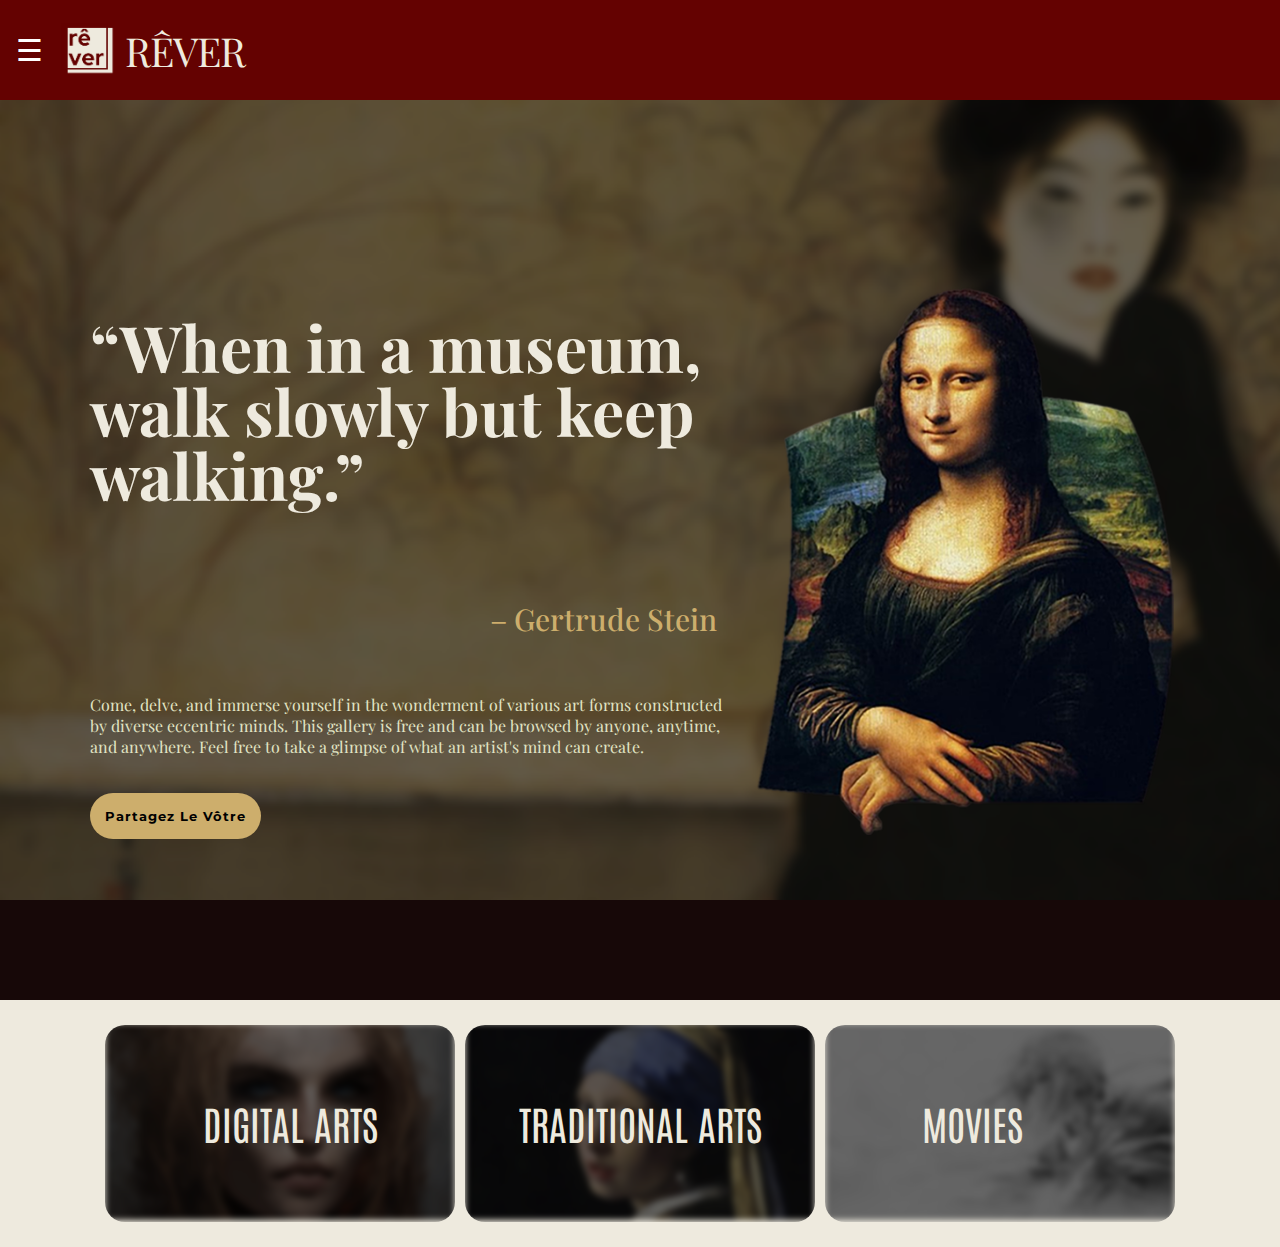
<file: index.html>
<!DOCTYPE html>
<html>
  <head>
    <meta charset="utf-8" />
    <meta http-equiv="X-UA-Compatible" content="IE=edge" />
    <meta name="viewport" content="width=device-width, initial-scale=1" />
    <title>Home</title>
    <link
      rel="icon"
      href="./assets/rever-logo.ico
"
    />

    <link rel="stylesheet" type="text/css" media="screen" href="main.css" />
    <link rel="preconnect" href="https://fonts.googleapis.com" />
    <link rel="preconnect" href="https://fonts.gstatic.com" crossorigin />
    <link
      href="https://fonts.googleapis.com/css2?family=Antonio:wght@700&family=Montserrat:wght@400;700;900&family=Playfair+Display:wght@400;700&family=Raleway&display=swap"
      rel="stylesheet"
    />
    <script src="main.js"></script>
  </head>
  <body>
    <div id="mySidenav" class="sidenav">
      <a href="javascript:void(0)" class="closebtn" onclick="closeNav ()"
        ><br />
        &times;</a
      >
      <a href="./index.html">Home</a>
      <br />
      <a href="./about-us.html">About Us</a> <br />
      <a href="./digiarts.html">Digital Arts</a> <br />
      <a href="./traditional-arts.html">Traditional Arts</a> <br />
      <a href="./Films.html">Films</a> <br />
    </div>
    <div class="top-bar">
      <div id="main"></div>
      <span style="font-size: 30px; cursor: pointer" onclick="openNav()">
        &#9776;</span
      >
      <div class="header">
        <div class="title-inner">
          <a href="./index.html"
            ><img
              src="./assets/weblogo.png"
              width="56px"
              height="56px"
              style="flex: 0"
          /></a>
        </div>
        <div class="header-title"><a href="./index.html">RÊVER</a></div>
      </div>
    </div>

    <div class="parent" id="parent">
      <div class="main">
        <div class="content">
          <div class="textbox">
            <h2>“When in a museum, walk slowly but keep walking.”</h2>
            <br />
            <h2 id="ger">– Gertrude Stein</h2>
            <br />
            <div
              style="
                width: 650px;
                justify-content: center;
                text-justify: inter-word;
              "
            >
              <p
                style="font-family: 'Playfair Display', serif; font-weight: 400"
              >
                Come, delve, and immerse yourself in the wonderment of various
                art forms constructed by diverse eccentric minds. This gallery
                is free and can be browsed by anyone, anytime, and anywhere.
                Feel free to take a glimpse of what an artist's mind can create.
              </p>
            </div>

            <button id="btn">
              <a href="./upload.html">Partagez Le Vôtre</a>
            </button>
          </div>
          <div id="imgBox" class="imgBox">
            <img
              id="mona"
              src="./assets/lisa-removebg-preview.png"
              alt="mona lisa"
            />
          </div>
        </div>
      </div>
    </div>

    <div class="bg">
      <div id="bg" class="img-blocks">
        <div class="cards">
          <div class="cards--colorize">
            <img src="./assets/digital-art.jpg" width="350" height="196.88" />
            <div class="child">
              <span id="1"><a href="./digiarts.html">DIGITAL ARTS</a></span>
            </div>
          </div>
        </div>
        <div class="cards">
          <div class="cards--colorize">
            <img src="./assets/art-1.jpg" width="350" height="196.88" />
            <div class="child-1">
              <span id="2"
                ><a href="traditional-arts.html">TRADITIONAL ARTS</a></span
              >
            </div>
          </div>
        </div>
        <div class="cards">
          <div class="cards--colorize">
            <img src="./assets/movies.jpg" width="350" height="196.88" />
            <div class="child-2">
              <span id="3"><a href="./Films.html">MOVIES</a></span>
            </div>
          </div>
        </div>
      </div>
    </div>
  </body>
</html>
</file>
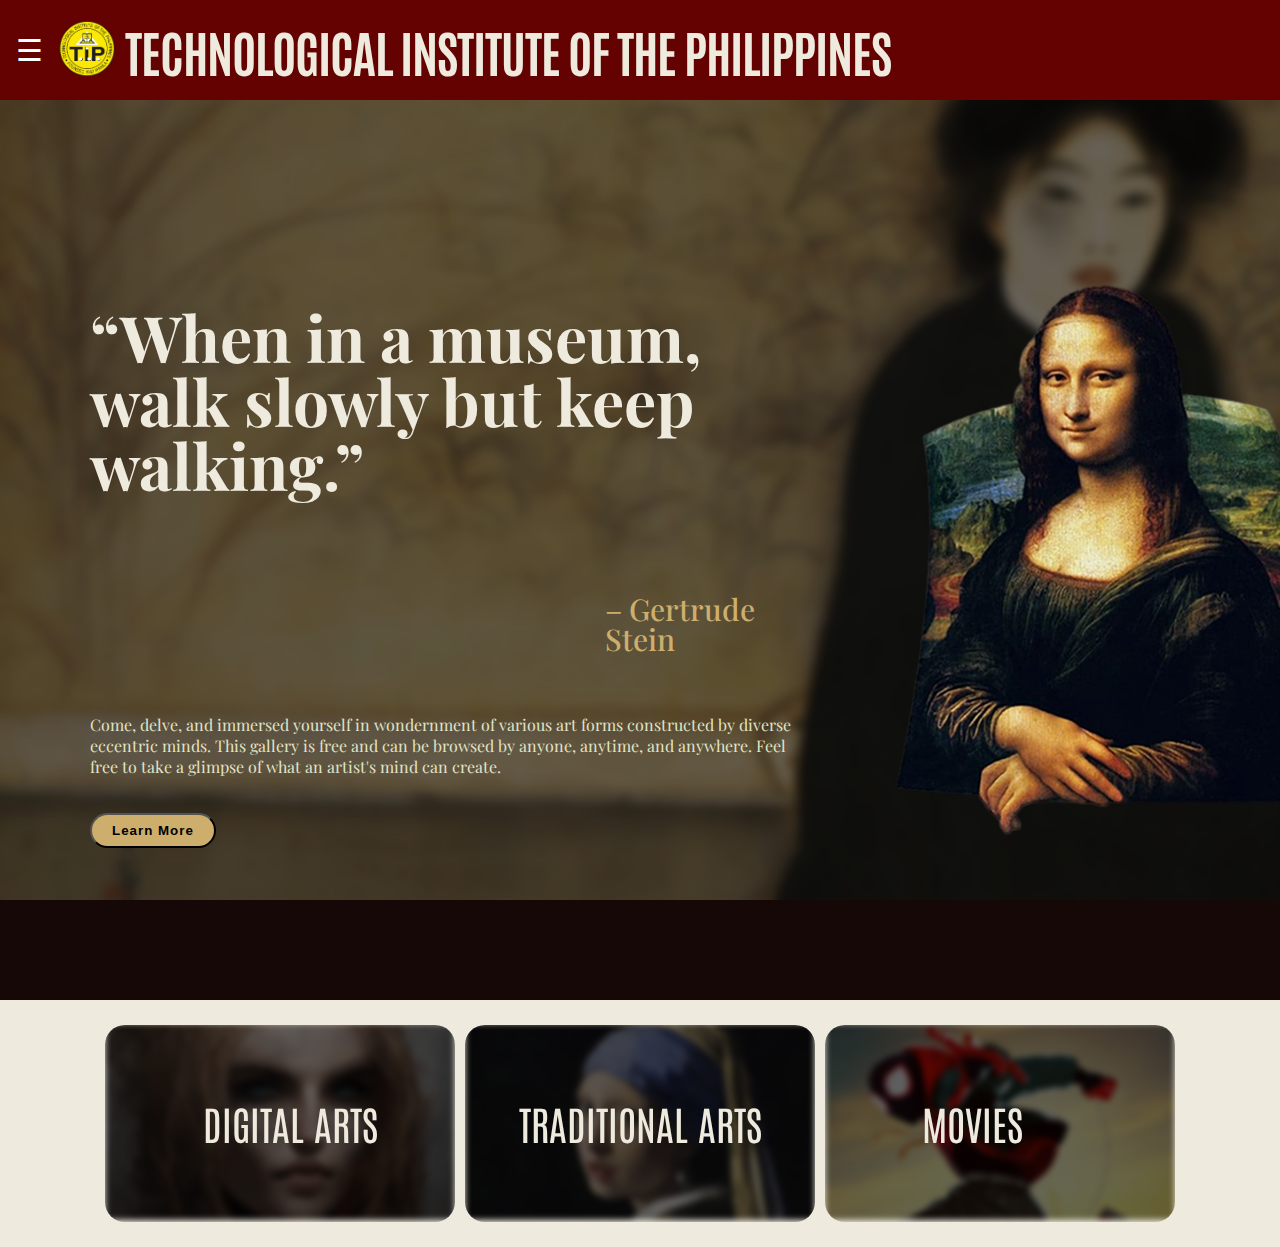
<file: Digital Art Page/Quiz-4.1-Group-Static-Website-master/index.html>
<!DOCTYPE html>
<html>
  <head>
    <meta charset="utf-8" />
    <meta http-equiv="X-UA-Compatible" content="IE=edge" />
    <meta name="viewport" content="width=device-width, initial-scale=1" />
    <title>Home</title>
    <link
      rel="icon"
      href="./assets/logo-1.ico
"
    />

    <link rel="stylesheet" type="text/css" media="screen" href="main.css" />
    <link rel="preconnect" href="https://fonts.googleapis.com" />
    <link rel="preconnect" href="https://fonts.gstatic.com" crossorigin />
    <link
      href="https://fonts.googleapis.com/css2?family=Antonio:wght@700&family=Montserrat:wght@700;900&family=Playfair+Display:wght@400;700&family=Raleway&display=swap"
      rel="stylesheet"
    />
    <script src="main.js"></script>
  </head>
  <body id="homepage">
    <div id="mySidenav" class="sidenav">
      <a href="javascript:void(0)" class="closebtn" onclick="closeNav ()"
        ><br />
        &times;</a
      >
      <a href="#">Home</a>
      <br />
      <a href="digiarts.html">Digital Arts</a> <br />
      <a href="#">Traditional Arts</a> <br />
      <a href="#">Films</a> <br />
    </div>
    <div class="top-bar">
      <div id="main"></div>
      <span style="font-size: 30px; cursor: pointer" onclick="openNav()">
        &#9776;</span
      >
      <div class="header">
        <div class="title-inner">
          <img
            src="./assets/logo.png"
            width="56px"
            height="56px"
            style="flex: 0"
          />
        </div>
        <h1
          style="
            margin-left: 10px;
            font-size: 50px;
            font-family: 'Antonio', sans-serif;
            font-weight: 700;
            color: #eeeade;
          "
        >
          TECHNOLOGICAL INSTITUTE OF THE PHILIPPINES
        </h1>
      </div>
    </div>

    <div class="parent" id="parent">
      <div class="main">
        <div class="content">
          <div class="textbox">
            <h2>“When in a museum, walk slowly but keep walking.”</h2>
            <br />
            <h2 id="ger">– Gertrude Stein</h2>
            <br />
            <div
              style="
                width: 725px;
                justify-content: center;
                text-justify: inter-word;
              "
            >
              <p
                style="font-family: 'Playfair Display', serif; font-weight: 400"
              >
                Come, delve, and immersed yourself in wondernment of various art
                forms constructed by diverse eccentric minds. This gallery is
                free and can be browsed by anyone, anytime, and anywhere. Feel
                free to take a glimpse of what an artist's mind can create.
              </p>
            </div>

            <button id="btn">Learn More</button>
          </div>
          <div id="imgBox" class="imgBox">
            <img src="./assets/lisa-removebg-preview.png" alt="mona lisa" />
          </div>
        </div>
      </div>
    </div>

    <div class="bg">
      <div id="bg" class="img-blocks">
        <div class="cards">
          <div class="cards--colorize">
            <img src="./assets/digital-art.jpg" width="350" height="196.88" />
            <div class="child">
              <span id="1">DIGITAL ARTS</span>
            </div>
          </div>
        </div>
        <div class="cards">
          <div class="cards--colorize">
            <img src="./assets/art-1.jpg" width="350" height="196.88" />
            <div class="child-1">
              <span id="2">TRADITIONAL ARTS</span>
            </div>
          </div>
        </div>
        <div class="cards">
          <div class="cards--colorize">
            <img src="./assets/movies.jpg" width="350" height="196.88" />
            <div class="child-2">
              <span id="3">MOVIES</span>
            </div>
          </div>
        </div>
      </div>
    </div>
  </body>
</html>
</file>
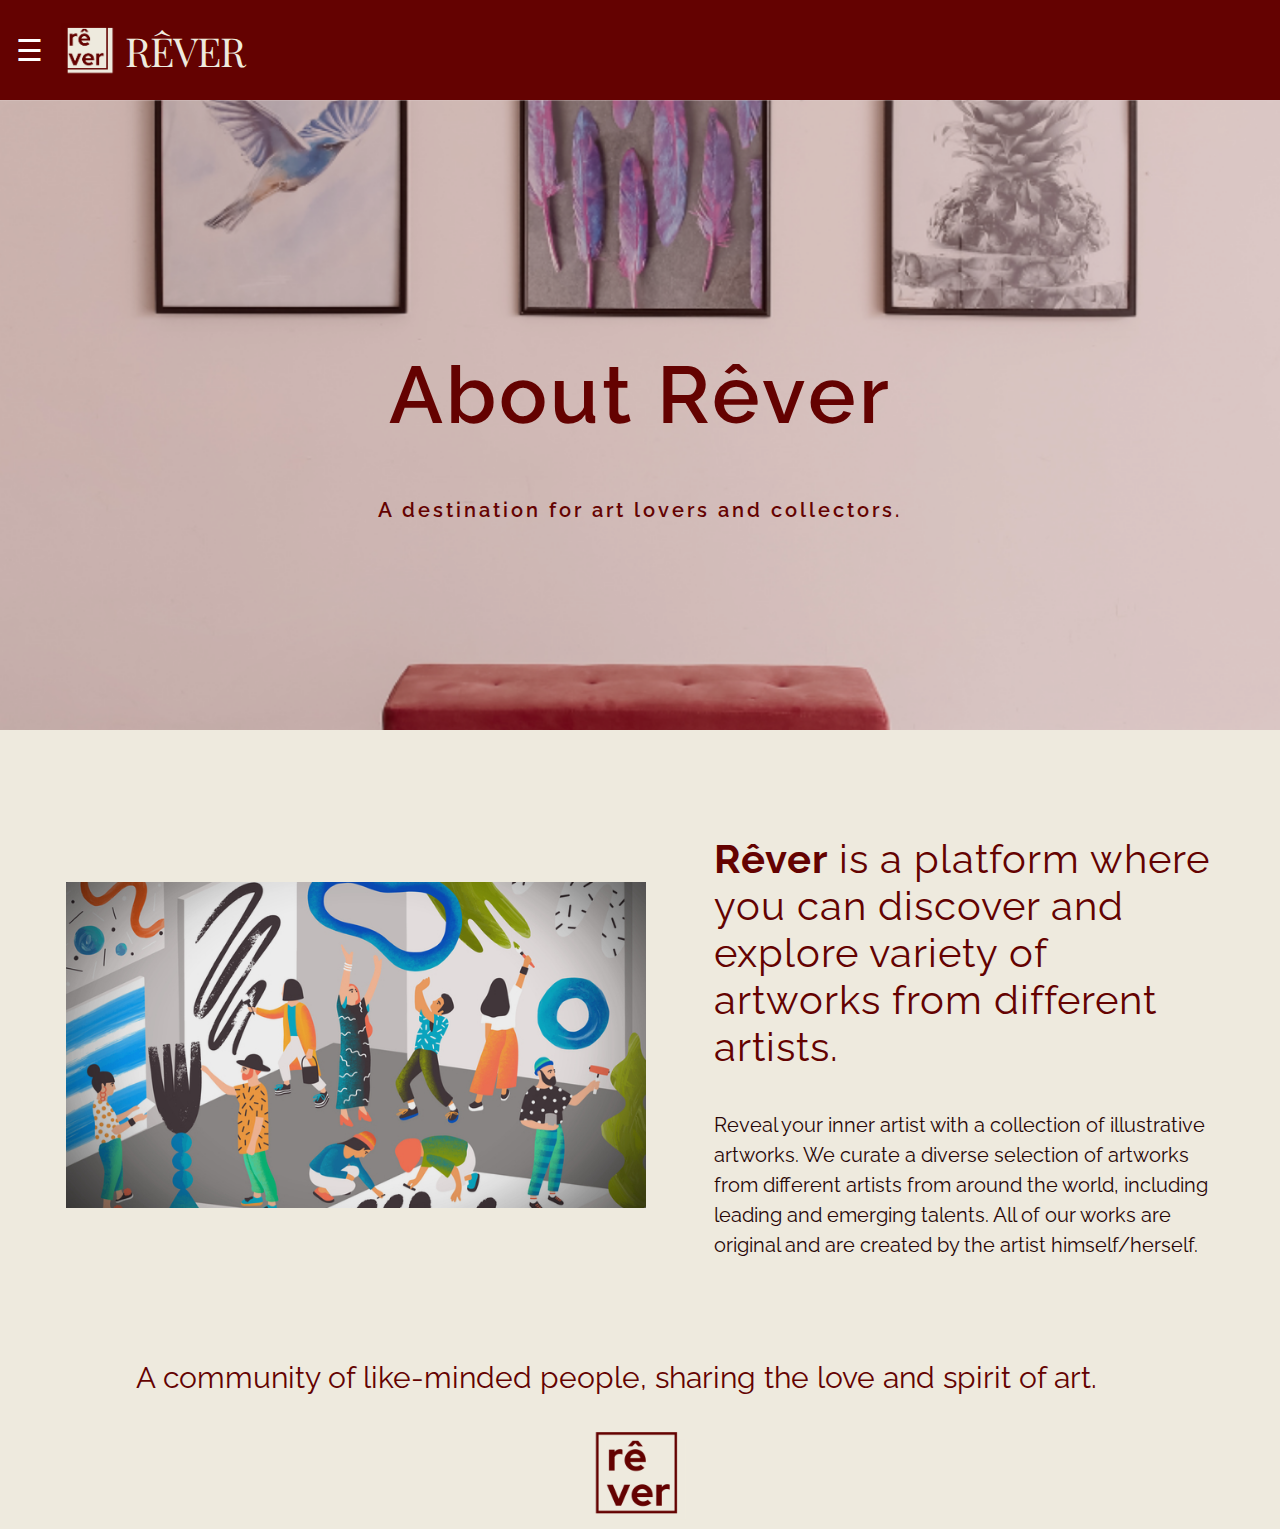
<file: about-us.html>
<!DOCTYPE html>
<html>
  <head>
    <meta charset="utf-8" />
    <meta http-equiv="X-UA-Compatible" content="IE=edge" />
    <title>About Us</title>
    <link
      rel="icon"
      href="./assets/rever-logo.ico
"
    />
    <meta name="viewport" content="width=device-width, initial-scale=1" />
    <link rel="stylesheet" type="text/css" media="screen" href="about-us.css" />
    <link rel="preconnect" href="https://fonts.googleapis.com" />
    <link rel="preconnect" href="https://fonts.gstatic.com" crossorigin />
    <link
      href="https://fonts.googleapis.com/css2?family=Antonio:wght@700&family=Montserrat:wght@700;900&family=Playfair+Display:wght@400;700&family=Raleway&display=swap"
      rel="stylesheet"
    />
    <script src="main.js"></script>
  </head>
  <body>
    <div id="mySidenav" class="sidenav">
      <a href="javascript:void(0)" class="closebtn" onclick="closeNav ()"
        ><br />
        &times;</a
      >
      <a href="./index.html">Home</a>
      <br />
      <a href="./about-us.html">About Us</a> <br />
      <a href="./digiarts.html">Digital Arts</a> <br />
      <a href="./traditional-arts.html">Traditional Arts</a> <br />
      <a href="./Films.html">Films</a> <br />
    </div>
    <div class="top-bar">
      <div id="main"></div>
      <span style="font-size: 30px; cursor: pointer" onclick="openNav()">
        &#9776;</span
      >
      <div class="header">
        <div class="title-inner">
          <a href="./index.html"><img
            src="./assets/weblogo.png"
            width="56px"
            height="56px"
            style="flex: 0"
          /></a>
        </div>
        <div class="header-title"><a href="./index.html">RÊVER</a></div>
      </div>
    </div>
    <div class="banner1">
      <div class="container1">
        <div class="banner1-content1">
          <h1>
            <br />About Rêver <br />
            <span> A destination for art lovers and collectors.</span>
          </h1>
        </div>
      </div>
    </div>

    <section class="about">
      <div class="main1">
        <img src="assets/side.jpg" />
        <div class="description">
          <h3>
            <b>Rêver</b> is a platform where you can discover and explore
            variety of artworks from different artists.
          </h3>
          <p>
            Reveal your inner artist with a collection of illustrative artworks.
            We curate a diverse selection of artworks from different artists
            from around the world, including leading and emerging talents. All
            of our works are original and are created by the artist
            himself/herself.
          </p>
        </div>
      </div>
    </section>

    <div class="middle">
      <p>
        A community of like-minded people, sharing the love and spirit of art.
        <br />
      </p>
    </div>
    <div class="pic">
      <a href="./index.html"
        ><img src="assets/weblogo.png" width="100" height="100"
      /></a>
    </div>
  </body>
</html>
</file>
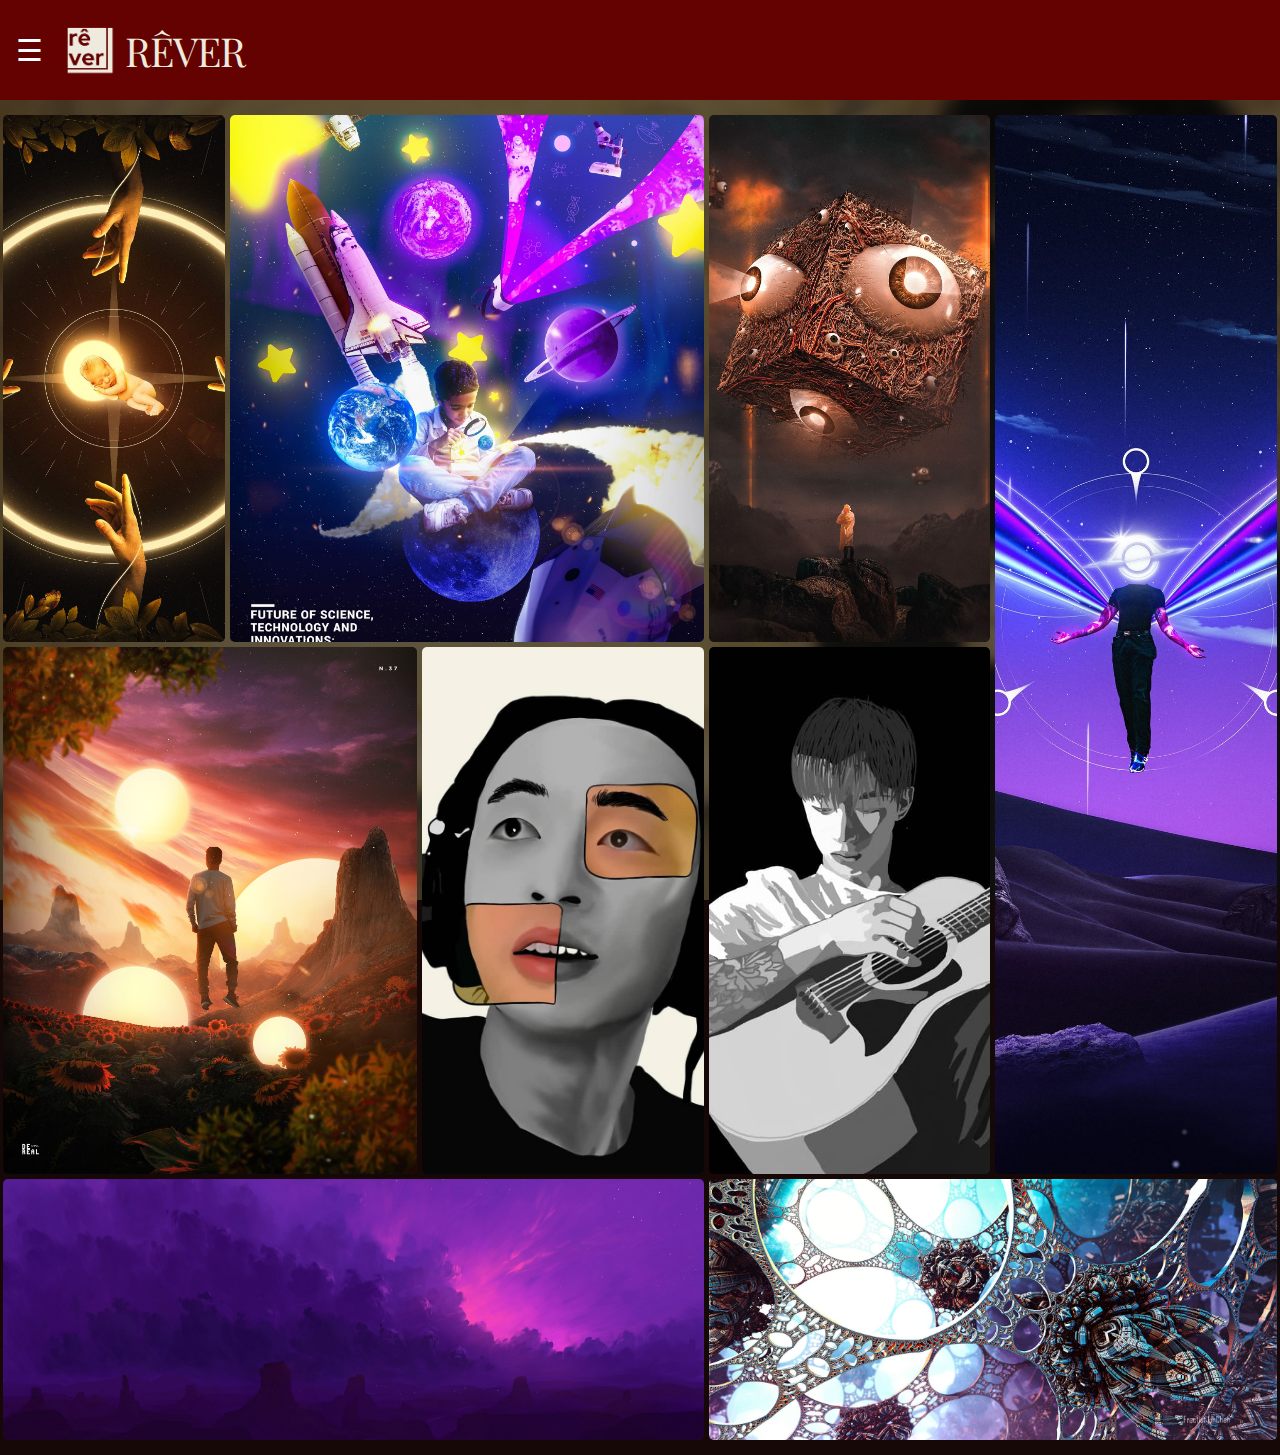
<file: digiarts.html>
<!DOCTYPE html>
<html lang="en">
  <head>
    <meta charset="UTF-8" />
    <meta http-equiv="X-UA-Compatible" content="IE=edge" />
    <meta name="viewport" content="width=device-width, initial-scale=1.0" />
    <title>Digital Arts</title>
    <link
      rel="icon"
      href="./assets/rever-logo.ico
"
    />
    <meta name="viewport" content="width=device-width, initial-scale=1" />
    <link rel="stylesheet" type="text/css" media="screen" href="digiarts.css" />
    <link rel="stylesheet" type="text/css" media="screen" href="main-1.css" />
    <link rel="preconnect" href="https://fonts.googleapis.com" />
    <link rel="preconnect" href="https://fonts.gstatic.com" crossorigin />
    <link
      href="https://fonts.googleapis.com/css2?family=Antonio:wght@700&family=Montserrat:wght@700;900&family=Playfair+Display:wght@400;700&family=Raleway&display=swap"
      rel="stylesheet"
    />
    <script src="main.js"></script>
  </head>
  <body id="digiarts">
    <div id="mySidenav" class="sidenav">
      <a href="javascript:void(0)" class="closebtn" onclick="closeNav ()"
        ><br />
        &times;</a
      >
      <a href="./index.html">Home</a>
      <br />
      <a href="./about-us.html">About Us</a> <br />
      <a href="./digiarts.html">Digital Arts</a> <br />
      <a href="./traditional-arts.html">Traditional Arts</a> <br />
      <a href="./Films.html">Films</a> <br />
    </div>
    <div class="top-bar">
      <div id="main"></div>
      <span style="font-size: 30px; cursor: pointer" onclick="openNav()">
        &#9776;</span
      >
      <div class="header">
        <div class="title-inner">
          <a href="./index.html"><img
            src="./assets/weblogo.png"
            width="56px"
            height="56px"
            style="flex: 0"
          /></a>
        </div>
        <div class="header-title"><a href="./index.html">RÊVER</a></div>
      </div>
    </div>

    <main class="gallery-container">
      <div class="gallery-item one">
        <img src="./assets/Book of Genesis.jpg" alt="" />
        <div class="overlay">
          <p>Book of Genesis</p>
          <a href="https://www.instagram.com/oroka_hulyo/" target="_blank"
            >Oroka_Hulyo</a
          >
        </div>
      </div>
      <div class="gallery-item two">
        <img src="./assets/Golden Man.jpg" alt="" />
        <div class="overlay">
          <p>Golden Man</p>
          <a href="https://www.instagram.com/oroka_hulyo/" target="_blank"
            >Oroka_Hulyo</a
          >
        </div>
      </div>
      <div class="gallery-item three">
        <img src="./assets/The Optic.jpg" alt="" />
        <div class="overlay">
          <p>The Optic</p>
          <a href="https://www.instagram.com/oroka_hulyo/" target="_blank"
            >Oroka_Hulyo</a
          >
        </div>
      </div>
      <div class="gallery-item four">
        <img src="./assets/STEM.jpg" alt="" />
        <div class="overlay">
          <p>Imagation</p>
          <a href="https://www.instagram.com/oroka_hulyo/" target="_blank"
            >Oroka_Hulyo</a
          >
        </div>
      </div>
      <div class="gallery-item five">
        <img src="./assets/Stellar.jpg" alt="" />
        <div class="overlay">
          <p>Stellar</p>
          <a href="https://www.instagram.com/oroka_hulyo/" target="_blank"
            >Oroka_Hulyo</a
          >
        </div>
      </div>
      <div class="gallery-item six">
        <img src="./assets/Like I need you.jpg" alt="" />
        <div class="overlay">
          <p>Like I need you</p>
          <a href="#">dabria</a>
        </div>
      </div>
      <div class="gallery-item seven">
        <img src="./assets/bandaids.jpg" alt="" />
        <div class="overlay">
          <p>bandaids</p>
          <a href="#">dabria</a>
        </div>
      </div>
      <div class="gallery-item eight">
        <img src="./assets/Dimming.jpg" alt="" />
        <div class="overlay">
          <p>Dimming</p>
          <a href="https://www.deviantart.com/bisbiswas" target="_blank"
            >bisbawas</a
          >
        </div>
      </div>
      <div class="gallery-item nine">
        <img src="./assets/Cherenkov Effect.jpg" alt="" />
        <div class="overlay">
          <p>Chrenkov Effect</p>
          <a href="https://www.deviantart.com/fractist" target="_blank"
            >fractist</a
          >
        </div>
      </div>
    </main>
  </body>
</html>
</file>
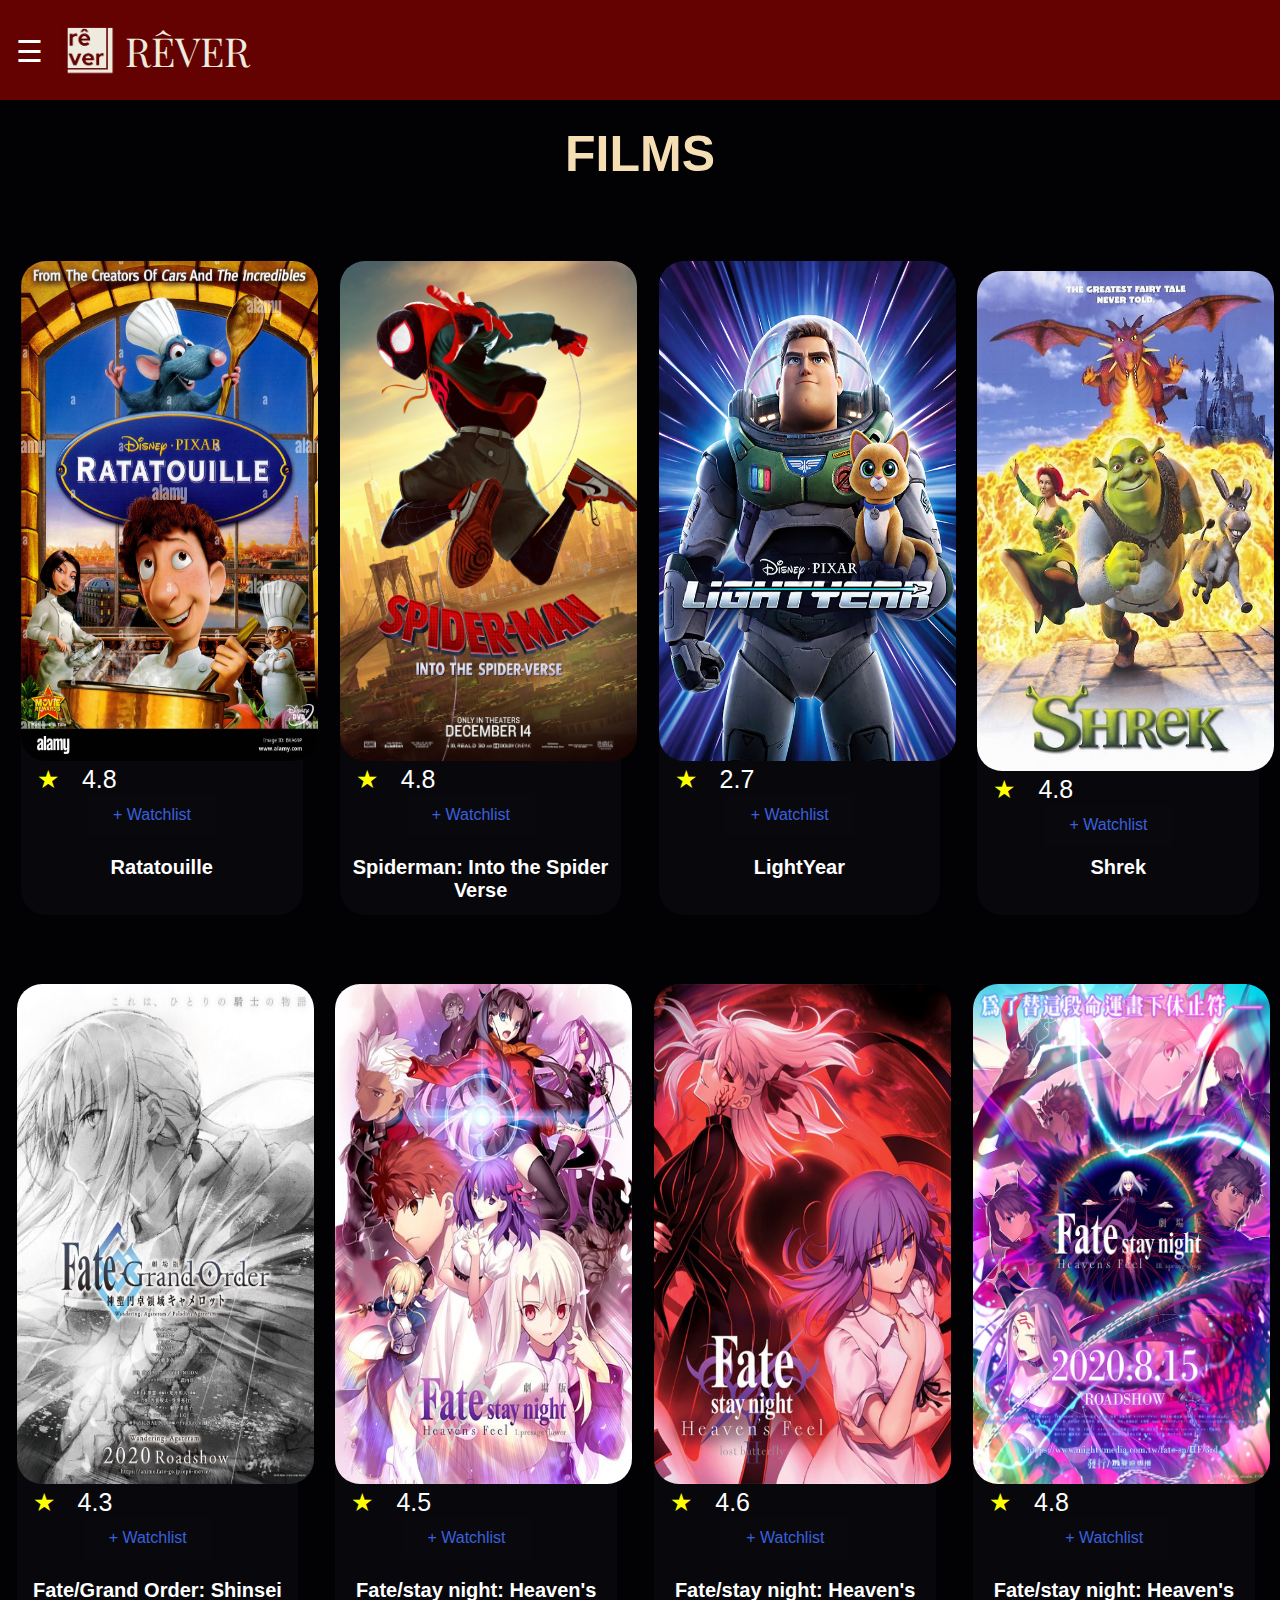
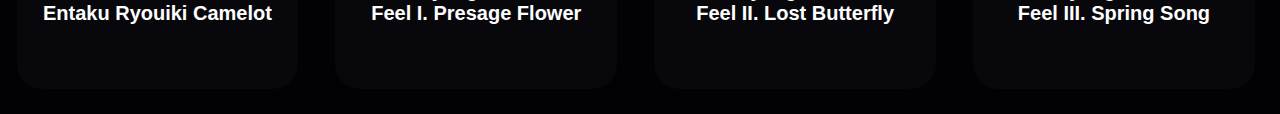
<file: Films.html>
<!DOCTYPE html>
<html>
  <head>
    <meta charset="utf-8" />
    <meta http-equiv="X-UA-Compatible" content="IE=edge" />
    <title>Films</title>
    <link
      rel="icon"
      href="./assets/rever-logo.ico
"
    />

    <meta name="viewport" content="width=device-width, initial-scale=1" />
    <link rel="preconnect" href="https://fonts.googleapis.com" />
    <link rel="preconnect" href="https://fonts.gstatic.com" crossorigin />
    <link
      href="https://fonts.googleapis.com/css2?family=Antonio:wght@700&family=Montserrat:wght@400;700;900&family=Playfair+Display:wght@400;700&family=Raleway&display=swap"
      rel="stylesheet"
    />
    <link
      rel="StyleSheet"
      type="text/css"
      media="screen"
      href="StyleSheet.css"
    />
    <script src="main.js"></script>
  </head>
  <body>
    <div id="mySidenav" class="sidenav">
      <a href="javascript:void(0)" class="closebtn" onclick="closeNav ()"
        ><br />&times;</a
      >
      <a href="./index.html">Home</a>
      <br />
      <a href="./about-us.html">About Us</a> <br />
      <a href="./digiarts.html">Digital Arts</a> <br />
      <a href="./traditional-arts.html">Traditional Arts</a> <br />
      <a href="./Films.html">Films</a> <br />
    </div>

    <div class="top-bar">
      <div id="main"></div>
      <span style="font-size: 30px; cursor: pointer" onclick="openNav()">
        &#9776;</span
      >

      <div class="title">
        <div class="title-inner">
          <a href="./index.html"
            ><img
              src="./assets/logo.png"
              width="56px"
              height="56px"
              style="flex: 0"
          /></a>
        </div>
        <div class="header-title"><a href="./index.html">RÊVER</a></div>
      </div>
    </div>

    <div class="FilmRow1Container">
      <h1 style="font-family: 'Gotham', sans-serif">FILMS</h1>
      <div class="FR1_Film_1">
        <img src="images/Movie1.jpg" alt="rrrrat" />
        <p>
          <span style="color: yellow">&#9733;</span> 4.8
          <button
            class="btn add2watchlist"
            onclick="alert('Ratatouille has been added to watchlist!')"
          >
            + Watchlist
          </button>
        </p>
        <h1>Ratatouille<br /><br /></h1>
      </div>
      <div class="FR1_Film_2">
        <img src="images/Movie2.jpg" alt="sssspider" />
        <p>
          <span style="color: yellow">&#9733;</span> 4.8
          <button
            class="btn add2watchlist"
            onclick="alert('Spiderman: Into the Spider Verse hase been added to watchlist!')"
          >
            + Watchlist
          </button>
        </p>
        <h1>Spiderman: Into the Spider Verse</h1>
      </div>
      <div class="FR1_Film_3">
        <img src="images/Movie3.jpg" alt="ttttoy" />
        <p>
          <span style="color: yellow">&#9733;</span> 2.7
          <button
            class="btn add2watchlist"
            onclick="alert('LightYear has been added to watchlist!')"
          >
            + Watchlist
          </button>
        </p>
        <h1>LightYear<br /><br /></h1>
      </div>
      <div class="FR1_Film_4">
        <img src="images/Movie4.jpg" alt="oooogre" />
        <p>
          <span style="color: yellow">&#9733;</span> 4.8
          <button
            class="btn add2watchlist"
            onclick="alert('Shrek has been added to watchlist!')"
          >
            + Watchlist
          </button>
        </p>
        <h1>Shrek<br /><br /></h1>
      </div>
    </div>

    <div class="FilmRow2Container">
      <div class="FR2_Film_1">
        <img src="images/Movie10.jpg" alt="bbbbedivere" />
        <p>
          <span style="color: yellow">&#9733;</span> 4.3
          <button
            class="btn add2watchlist"
            onclick="alert('Fate/Grand Order: Shinsei Entaku Ryouiki Camelot has been added to watchlist!')"
          >
            + Watchlist
          </button>
        </p>
        <h1>Fate/Grand Order: Shinsei Entaku Ryouiki Camelot</h1>
      </div>
      <div class="FR2_Film_2">
        <img src="images/Movie7.jpg" alt="ssssakura(I)" />
        <p>
          <span style="color: yellow">&#9733;</span> 4.5
          <button
            class="btn add2watchlist"
            onclick="alert('Fate/stay night: Heaven’s Feel I. Presage Flower has been added to watchlist!')"
          >
            + Watchlist
          </button>
        </p>
        <h1>Fate/stay night: Heaven's Feel I. Presage Flower</h1>
      </div>
      <div class="FR2_Film_3">
        <img src="images/Movie8.jpg" alt="ssssakura(II)" />
        <p>
          <span style="color: yellow">&#9733;</span> 4.6
          <button
            class="btn add2watchlist"
            onclick="alert('Fate/stay night: Heaven’s Feel II. Lost Butterfly has been added to watchlist!')"
          >
            + Watchlist
          </button>
        </p>
        <h1>Fate/stay night: Heaven's Feel II. Lost Butterfly</h1>
      </div>
      <div class="FR2_Film_4">
        <img src="images/Movie9.jpg" alt="ssssakura(III)" />
        <p>
          <span style="color: yellow">&#9733;</span> 4.8
          <button
            class="btn add2watchlist"
            onclick="alert('Fate/stay night: Heaven’s Feel III. Spring Song has been added to watchlist!')"
          >
            + Watchlist
          </button>
        </p>
        <h1>Fate/stay night: Heaven's Feel III. Spring Song</h1>
      </div>
    </div>
  </body>
</html>
</file>
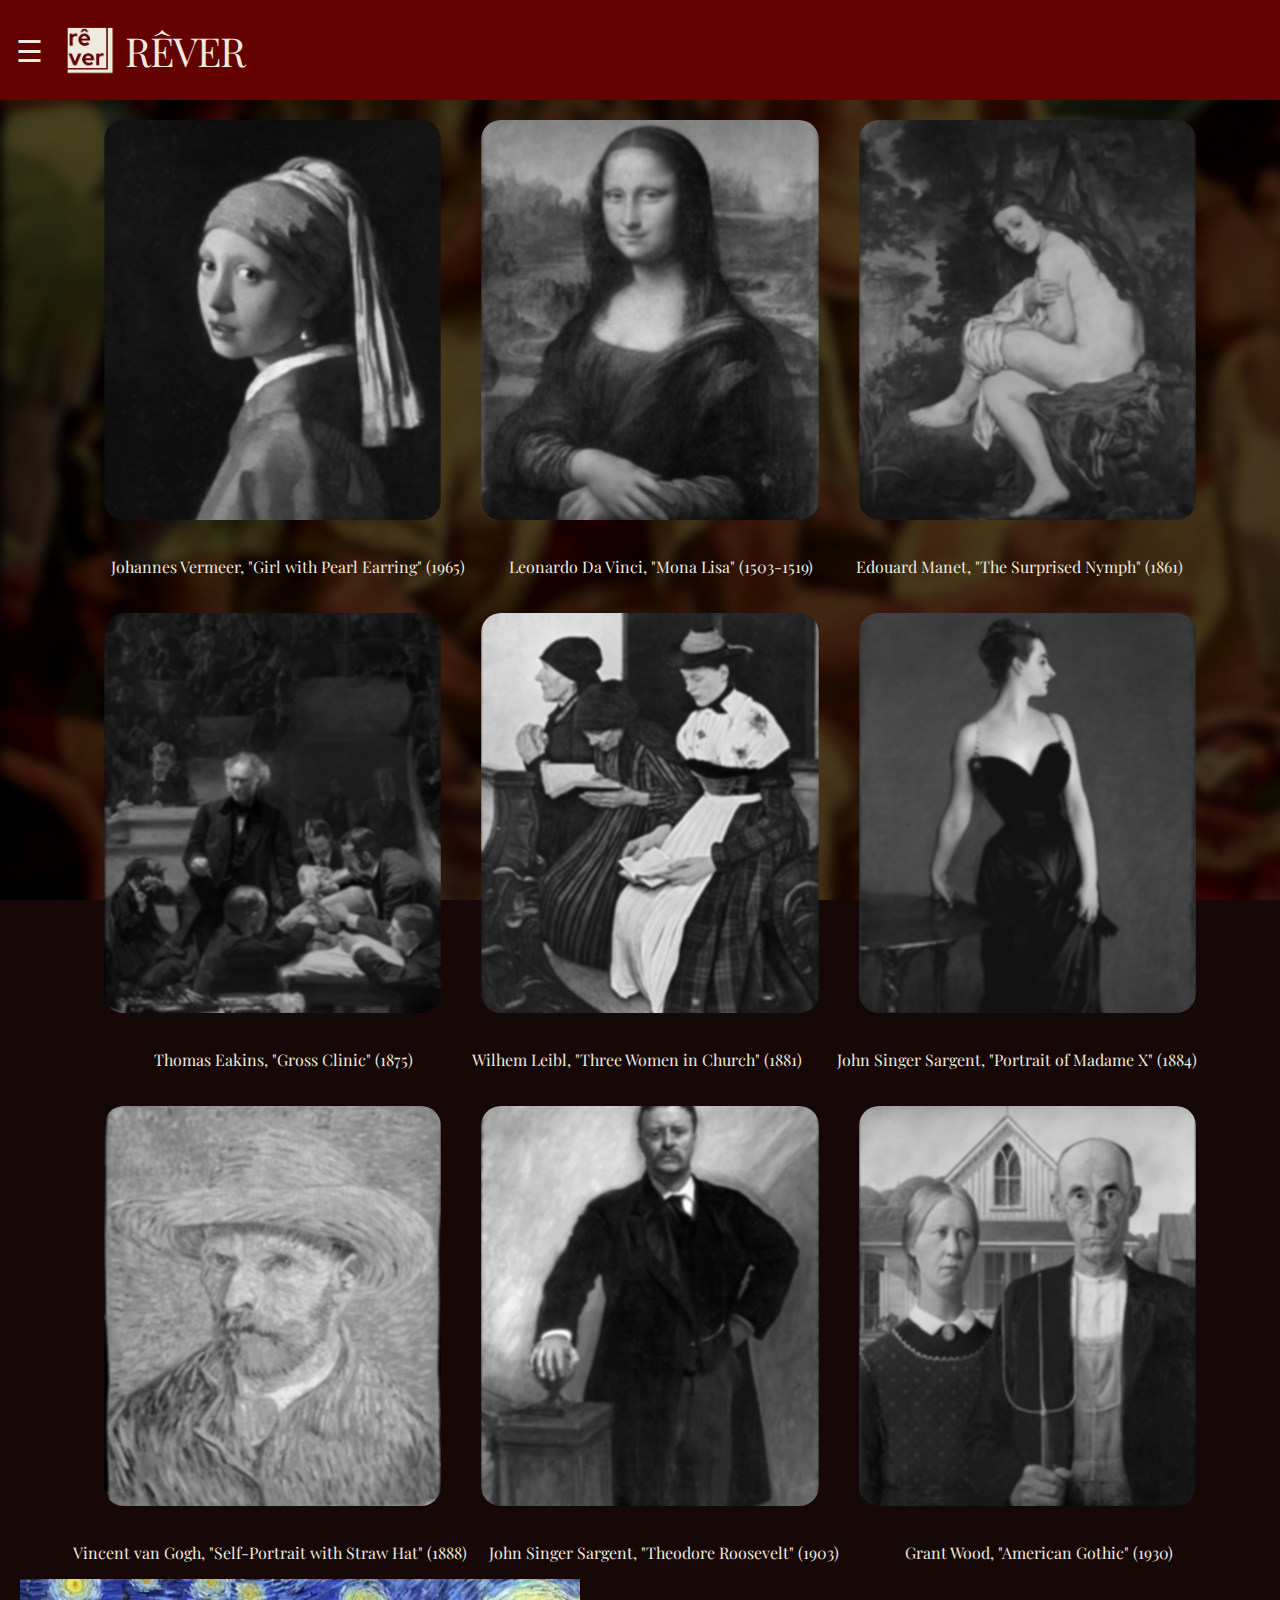
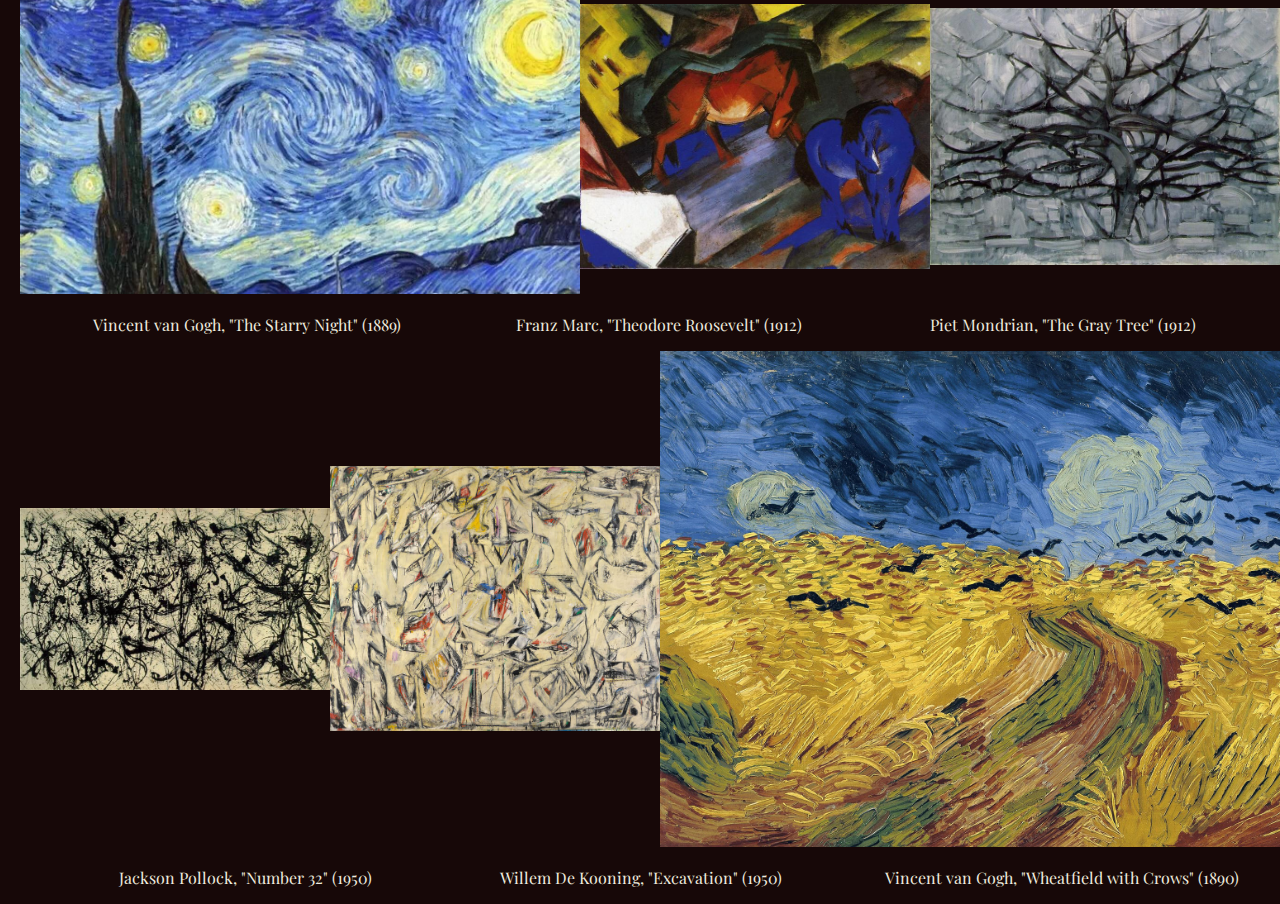
<file: traditional-arts.html>
<!DOCTYPE html>
<html>
  <head>
    <meta charset="utf-8" />
    <meta http-equiv="X-UA-Compatible" content="IE=edge" />
    <meta name="viewport" content="width=device-width, initial-scale=1" />
    <title>Traditional Arts</title>
    <link
      rel="icon"
      href="./assets/rever-logo.ico
"
    />

    <link
      rel="stylesheet"
      type="text/css"
      media="screen"
      href="traditional-art.css"
    />
    <link rel="preconnect" href="https://fonts.googleapis.com" />
    <link rel="preconnect" href="https://fonts.gstatic.com" crossorigin />
    <link
      href="https://fonts.googleapis.com/css2?family=Antonio:wght@700&family=Montserrat:wght@400;700;900&family=Playfair+Display:wght@400;700&family=Raleway&display=swap"
      rel="stylesheet"
    />
    <script src="main.js"></script>
  </head>
  <body>
    <div id="mySidenav" class="sidenav">
      <a href="javascript:void(0)" class="closebtn" onclick="closeNav ()"
        ><br />
        &times;</a
      >
      <a href="./index.html">Home</a>
      <br />
      <a href="./about-us.html">About Us</a> <br />
      <a href="./digiarts.html">Digital Arts</a> <br />
      <a href="./traditional-arts.html">Traditional Arts</a> <br />
      <a href="./Films.html">Films</a> <br />
    </div>
    <div class="top-bar">
      <div id="main"></div>
      <span style="font-size: 30px; cursor: pointer" onclick="openNav()">
        &#9776;</span
      >
      <div class="header">
        <div class="title-inner">
          <a href="./index.html"
            ><img
              src="./assets/weblogo.png"
              width="56px"
              height="56px"
              style="flex: 0"
          /></a>
        </div>
        <div class="header-title">
          <a href="./index.html" style="text-decoration: none; color: inherit"
            >RÊVER</a
          >
        </div>
      </div>
    </div>
    <div>
      <div style="display: flex; flex-direction: column">
        <div
          style="
            margin-left: 20px;
            display: flex;
            align-items: center;
            text-align: center;
            justify-content: center;
          "
        >
          <div class="cards">
            <div class="cards--colorize">
              <img src="./assets/Girl.jpg" height="100%" width="100%" />
            </div>
          </div>

          <div class="cards">
            <div class="cards--colorize">
              <img src="./assets/mona.jpg" height="100%" width="100%" />
            </div>
          </div>

          <div class="cards">
            <div class="cards--colorize">
              <img src="./assets/Surprise.jpg" height="100%" width="100%" />
            </div>
          </div>
        </div>
        <div
          style="
            display: flex;
            align-items: center;
            justify-content: center;
            text-align: center;
          "
        >
          <div class="description">
            <ul class="footer">
              <li style="margin-right: 3.2%">
                Johannes Vermeer,
                <a href="https://artincontext.org/famous-portrait-paintings/"
                  >"Girl with Pearl Earring" </a
                >(1965)
              </li>
              <li style="margin-right: 3.1%">
                Leonardo Da Vinci,
                <a href="https://www.leonardo-da-vinci.net/mona-lisa/"
                  >"Mona Lisa"</a
                >
                (1503-1519)
              </li>
              <li style="margin-right: 2.1%">
                Edouard Manet,
                <a href="https://www.edouard-manet.net/surprised-nymph/"
                  >"The Surprised Nymph"</a
                >
                (1861)
              </li>
            </ul>
          </div>
        </div>
        <div
          style="
            margin-left: 20px;
            display: flex;
            align-items: center;
            text-align: center;
            justify-content: center;
          "
        >
          <div class="cards">
            <div class="cards--colorize">
              <img src="./assets/Clinic.jpg" height="100%" width="100%" />
            </div>
          </div>

          <div class="cards">
            <div class="cards--colorize">
              <img src="./assets/Three.jpg" height="100%" width="100%" />
            </div>
          </div>

          <div class="cards">
            <div class="cards--colorize">
              <img src="./assets/Madame.jpg" height="100%" width="100%" />
            </div>
          </div>
        </div>
        <div
          style="
            display: flex;
            align-items: center;
            justify-content: center;
            text-align: center;
          "
        >
          <div class="description">
            <ul class="footer">
              <li style="margin-left: 6%">
                Thomas Eakins,
                <a
                  href="https://philadelphiaencyclopedia.org/essays/gross-clinic-the/#external-resources"
                  >"Gross Clinic"</a
                >
                (1875)
              </li>
              <li style="margin-left: 1%">
                Wilhem Leibl,
                <a
                  href="https://mydailyartdisplay.uk/2011/03/01/three-women-in-church-by-wilhelm-leibl-2/"
                  >"Three Women in Church"</a
                >
                (1881)
              </li>
              <li style="margin-left: -1%">
                John Singer Sargent,
                <a
                  href="https://www.dailyartmagazine.com/painting-of-the-week-john-singer-sargent-madame-x/"
                  >"Portrait of Madame X"</a
                >
                (1884)
              </li>
            </ul>
          </div>
        </div>
        <div
          style="
            margin-left: 20px;
            display: flex;
            align-items: center;
            text-align: center;
            justify-content: center;
          "
        >
          <div class="cards">
            <div class="cards--colorize">
              <img src="./assets/Hat.jpg" height="100%" width="100%" />
            </div>
          </div>

          <div class="cards">
            <div class="cards--colorize">
              <img src="./assets/Roosevelt.jpg" height="100%" width="100%" />
            </div>
          </div>

          <div class="cards">
            <div class="cards--colorize">
              <img src="./assets/Gothic.jpg" height="100%" width="100%" />
            </div>
          </div>
        </div>
        <div
          style="
            display: flex;
            align-items: center;
            justify-content: center;
            text-align: center;
          "
        >
          <div class="description">
            <ul class="footer">
              <li style="margin-left: -5%; margin-right: 1%">
                Vincent van Gogh,
                <a href="https://www.metmuseum.org/art/collection/search/436532"
                  >"Self-Portrait with Straw Hat" </a
                >(1888)
              </li>
              <li style="margin-left: 0.5%">
                John Singer Sargent,
                <a
                  href="https://www.whitehousehistory.org/photos/theodore-roosevelt"
                  >"Theodore Roosevelt"</a
                >
                (1903)
              </li>
              <li style="margin-left: 1.5%; margin-right: 1%">
                Grant Wood,
                <a href="https://www.artic.edu/artworks/6565/american-gothic"
                  >"American Gothic"</a
                >
                (1930)
              </li>
            </ul>
          </div>
        </div>
        <div
          style="
            margin-left: 20px;
            display: flex;
            align-items: center;
            text-align: center;
            justify-content: center;
          "
        >
          <div class="cards1">
            <div class="cards1--colorize">
              <img src="./assets/Night.jpg" height="100%" width="100%" />
            </div>
          </div>

          <div class="cards1">
            <div class="cards1--colorize">
              <img src="./assets/Horse.jpg" height="100%" width="100%" />
            </div>
          </div>

          <div class="cards1">
            <div class="cards1--colorize">
              <img src="./assets/Tree.jpg" height="100%" width="100%" />
            </div>
          </div>
        </div>
        <div class="description">
          <ul class="footer">
            <li style="margin-left: -8%; margin-right: -2%">
              Vincent van Gogh,
              <a href="https://www.vincentvangogh.org/starry-night.jsp"
                >"The Starry Night" </a
              >(1889)
            </li>
            <li style="margin-left: 11%; margin-right: -9%">
              Franz Marc,
              <a href="https://www.franzmarc.com/red-and-blue-horse/"
                >"Theodore Roosevelt"</a
              >
              (1912)
            </li>
            <li style="margin-left: 19%; margin-right: -5.5%">
              Piet Mondrian,
              <a href="https://www.piet-mondrian.com/gray-tree/"
                >"The Gray Tree"</a
              >
              (1912)
            </li>
          </ul>
        </div>
      </div>
      <div
        style="
          margin-left: 20px;
          display: flex;
          align-items: center;
          text-align: center;
          justify-content: center;
        "
      >
        <div class="cards1">
          <div class="cards1--colorize">
            <img src="./assets/Number.jpg" height="100%" width="100%" />
          </div>
        </div>

        <div class="cards1">
          <div class="cards1--colorize">
            <img src="./assets/Excavation.jpg" height="100%" width="100%" />
          </div>
        </div>

        <div class="cards1">
          <div class="cards1--colorize">
            <img src="./assets/Crow.jpg" height="100%" width="100%" />
          </div>
        </div>
      </div>
      <div class="description">
        <ul class="footer">
          <li style="margin-left: -3%; margin-right: -2%">
            Jackson Pollock,
            <a href="https://pollockprints.org/number-32/">"Number 32" </a
            >(1950)
          </li>
          <li style="margin-left: 12%; margin-right: -7%">
            Willem De Kooning,
            <a href="https://www.artic.edu/artworks/76244/excavation"
              >"Excavation"</a
            >
            (1950)
          </li>
          <li style="margin-left: 15%; margin-right: -6%">
            Vincent van Gogh,
            <a href="https://www.vincentvangogh.org/wheat-field-with-crows.jsp"
              >"Wheatfield with Crows"</a
            >
            (1890)
          </li>
        </ul>
      </div>
    </div>
  </body>
</html>
</file>
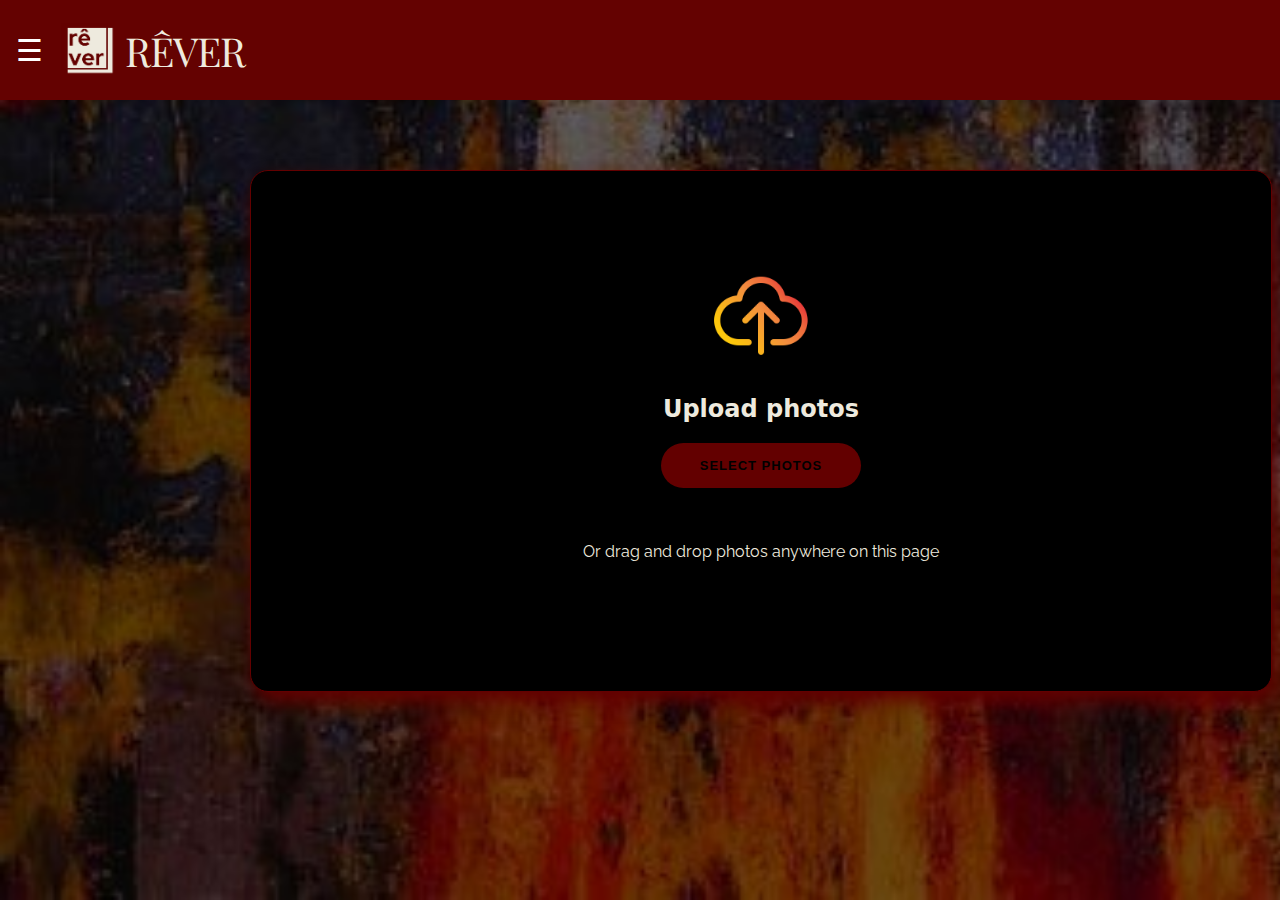
<file: upload.html>
<!DOCTYPE html>
<html>
  <head>
    <meta charset="utf-8" />
    <meta http-equiv="X-UA-Compatible" content="IE=edge" />
    <title>Upload</title>
    <link
      rel="icon"
      href="./assets/rever-logo.ico
"
    />
    <meta name="viewport" content="width=device-width, initial-scale=1" />
    <link rel="stylesheet" type="text/css" media="screen" href="upload.css" />
    <link rel="preconnect" href="https://fonts.googleapis.com" />
    <link rel="preconnect" href="https://fonts.gstatic.com" crossorigin />
    <link
      href="https://fonts.googleapis.com/css2?family=Antonio:wght@700&family=Montserrat:wght@700;900&family=Playfair+Display:wght@400;700&family=Raleway&display=swap"
      rel="stylesheet"
    />
    <script src="main.js"></script>
  </head>
  <body>
    <div id="mySidenav" class="sidenav">
      <a href="javascript:void(0)" class="closebtn" onclick="closeNav ()"
        ><br />
        &times;</a
      >
      <a href="./index.html">Home</a>
      <br />
      <a href="./about-us.html">About Us</a> <br />
      <a href="./digiarts.html">Digital Arts</a> <br />
      <a href="./traditional-arts.html">Traditional Arts</a> <br />
      <a href="./Films.html">Films</a> <br />
    </div>
    <div class="top-bar">
      <div id="main"></div>
      <span style="font-size: 30px; cursor: pointer" onclick="openNav()">
        &#9776;</span
      >
      <div class="header">
        <div class="title-inner">
          <a href="./index.html"
            ><img
              src="./assets/weblogo.png"
              width="56px"
              height="56px"
              style="flex: 0"
          /></a>
        </div>
        <div class="header-title"><a href="./index.html">RÊVER</a></div>
      </div>
    </div>

    <div class="uploadp">
      <div class="uploadel">
        <img src="upload.png" alt="upload" />
        <h2>Upload photos</h2>
        <button id="pulse" onclick="myFunction()">
          <a href="#">SELECT PHOTOS</a>
        </button>
        <br /><br /><br />
        <p>Or drag and drop photos anywhere on this page</p>
      </div>
    </div>
  </body>
</html>
</file>
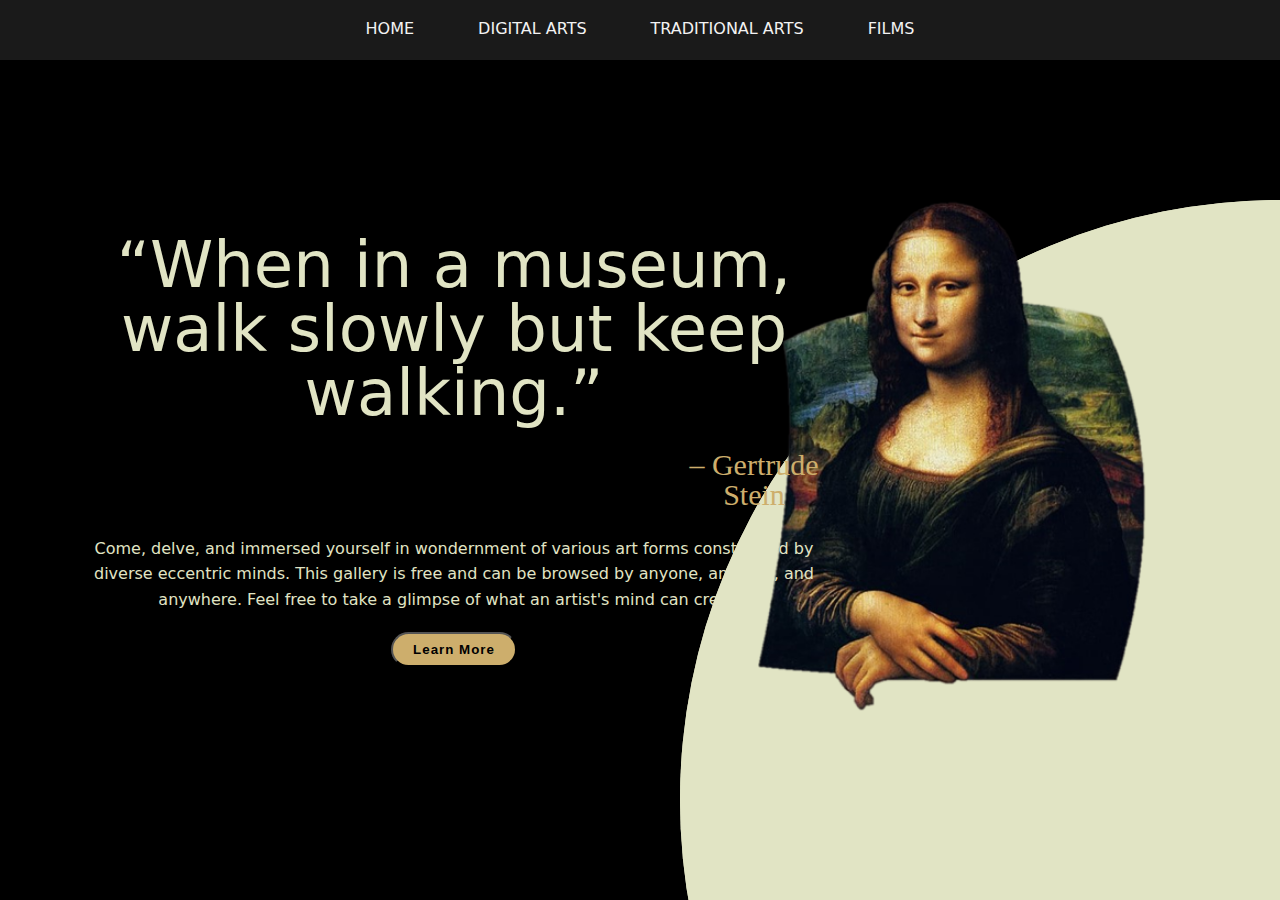
<file: HOMEPAGE/Home.html>
<!DOCTYPE html>
<html lang="en">
<head>
    <meta charset="UTF-8">
    <meta http-equiv="X-UA-Compatible" content="IE=edge">
    <meta name="viewport" content="width=device-width, initial-scale=1.0">
    <title>Arts</title>
    <link rel="stylesheet" href="style.css">
</head>
<body>
    <div class="circle"></div>
    <div class="circle"></div>
    
    <div class="container">
        <nav class="navbar">
            <ul>
                <li><a href="Home.html" title="Home">Home</a></li>
                <li><a href="Digital-Arts.html" title="Digital Arts">Digital Arts</a></li>
                <li><a href="Traditional-Arts.html" title="Tradition Arts">Traditional Arts</a></li>    
                <li><a href="Films.html" title="Films">Films</a></li>
            </ul>
        </nav>
    <section id="Home">
    
    <div class="content">
        <div class="textbox">
            <h2>“When in a museum, walk slowly but keep walking.”</h2><br>
                <h2 id="ger">– Gertrude Stein</h2><br>
            <p>Come, delve, and immersed yourself in wondernment of various art forms constructed by diverse eccentric minds. This gallery is free and can be browsed by anyone, anytime, and anywhere. Feel free to take a glimpse of what an artist's mind can create.</p>
            <button id="btn">Learn More</button>
    </div>

    <div class="imgBox">
        <img src="lisa-removebg-preview.png" alt="mona lisa">
    </div>

   

</body>
</html>
</file>
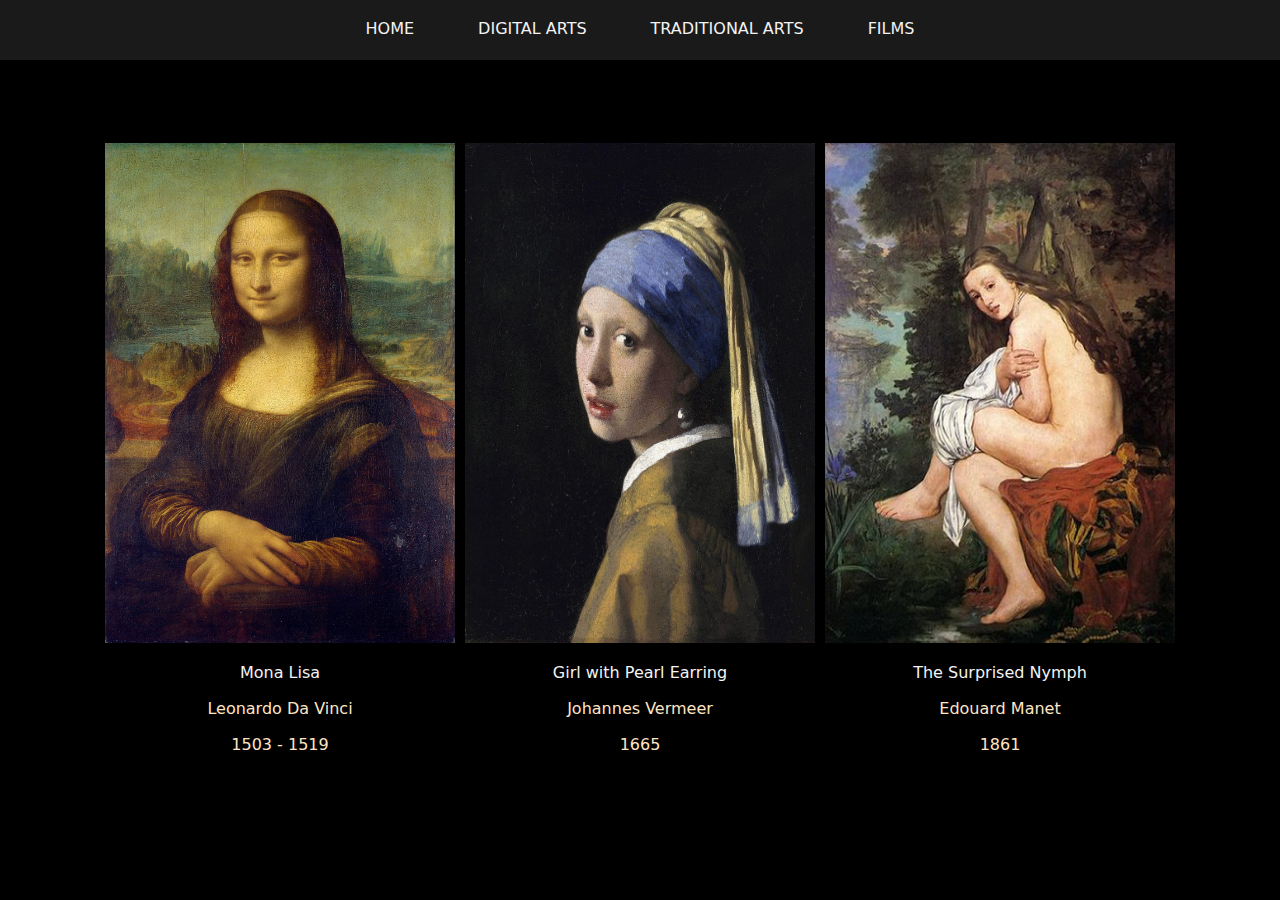
<file: HOMEPAGE/Traditional-Arts.html>
<!DOCTYPE html>
<html lang="en">
<head>
    <meta charset="UTF-8">
    <meta http-equiv="X-UA-Compatible" content="IE=edge">
    <meta name="viewport" content="width=device-width, initial-scale=1.0">
    <title>Arts</title>
    <link rel="stylesheet" href="style.css">
</head>
<body>
    <div class="container">
        <nav class="navbar">
            <ul>
                <li><a href="Home.html" title="Home">Home</a></li>
                <li><a href="Digital-Arts.html" title="Digital Arts">Digital Arts</a></li>
                <li><a href="Traditional-Arts.html" title="Tradition Arts">Traditional Arts</a></li>    
                <li><a href="Films.html" title="Films">Films</a></li>
            </ul>
        </nav>

 
    <section id="Traditional-Arts">
        <table cellspacing="50" cellpadding="0">
 
             <thead>
                 <tr>
                     <th><img src="img 4.1/mona.jpg" alt="portrait" width="350" height="500"></th>
                     <th><img src="img 4.1/Girl.jpg" alt="portrait" width="350" height="500"></th>
                     <th><img src="img 4.1/Surprise.jpg" alt="portrait" width="350" height="500"></th>
                 </tr>
             </thead>
     
             <tbody>
                 <tr>
                     <td> <p> <a href="https://www.leonardo-da-vinci.net/mona-lisa/" target="_blank"> Mona Lisa </a></p> </td>
                     <td> <p> <a href="https://artincontext.org/famous-portrait-paintings/" target="_blank"> Girl with Pearl Earring </a></p> </td>
                     <td> <p> <a href="https://www.edouard-manet.net/surprised-nymph/" target="_blank"> The Surprised Nymph </a></td>
                 </tr>
             </tbody>
           
             <tbody>
                 <tr>
                     <td>Leonardo Da Vinci</td>
                     <td>Johannes Vermeer</td>
                     <td>Edouard Manet</td>
                 </tr>
             </tbody>
     
             <tbody>
                 <tr>
                     <td>1503 - 1519</td>
                     <td>1665</td>
                     <td>1861</td>
                 </tr>
             </tbody>
         </table>
    </div>
</body>
</html>
</file>
<file: main.css>
* {
  scroll-behavior: smooth;
}

body {
  margin: 0;
  background-color: #170808;
  font-family: "Raleway", sans-serif;
  background-image: url(./assets/background.jpeg.png);
  width: 100vw;
  max-width: 100%;
  background-size: cover;
  background-attachment: fixed;
  background-repeat: no-repeat;
}
span {
  margin: 1rem;
}
a {
  text-decoration: none;
  color: inherit;
}
.main {
  margin-left: 90px;
  margin-right: 90px;
  margin-top: 0;
  display: inline-block;
}
.parent {
  align-items: center;
  justify-content: center;
  margin: 0;
  align-items: center;
}
title-inner {
  width: 100vw;
  max-width: 100%;
}
.img-blocks {
  display: flex;
  justify-content: center;
  align-items: center;
  padding: 20px;
}
/* HOME */
.content {
  display: flex;
  justify-content: center;
  align-items: center;
  position: block;
  align-items: center;
  height: 100vh;
}

.content .textbox {
  max-width: 800px;
  left: 5%;
}

.content .textbox h2 {
  color: #eeeade;
  font-size: 4em;
  line-height: 1em;
  font-weight: 700;
  font-family: "Playfair Display", serif;
}

.textbox h2#ger {
  color: rgb(205, 174, 108);
  font-size: 30px;
  line-height: 1em;
  font-weight: 500;
  margin-left: 400px;
  font-family: "Playfair Display", serif;
}

.content .textbox h2 span {
  color: rgb(225, 228, 196);
  font-size: 1rem;
  font-weight: 900;
  font-family: "Playfair Display", serif;
}

.content .textbox p {
  color: rgb(225, 228, 196);
}

.textbox button#btn {
  display: inline-block;
  margin-top: 20px;
  padding: 8px 20px;
  background: rgb(205, 174, 108);
  font-family: "Montserrat", sans-serif;
  border: none;
  color: black;
  border-radius: 40px;
  font-weight: 700;
  letter-spacing: 1px;
  text-decoration: none;
  transition: 0.25s;
  padding: 15px;
}
button#btn:hover {
  background-color: rgb(132, 107, 55);
  transform: scale(0.985);
}
.imgBox {
  width: 500px;
  display: flex;
  justify-content: flex-end;
  padding-right: 10px;
  margin-top: 50px;
}

.imgBox img {
  max-width: 600px;
  margin-left: 300px;
  margin-bottom: 30px;
  height: 550px;
}

/* Navigation Bar */
.top-bar {
  margin: 0px;
  backdrop-filter: blur(20px);
  background-color: #640201;
  color: #ffffff;
  display: flex;
  align-items: center;
  position: sticky;
  top: 0;
  align-items: center;
  height: 100px;
}
.header {
  margin: 0;
  display: flex;
  align-items: center;
  font-family: "Playfair Display", serif;
  font-weight: 700;
  letter-spacing: -1px;
  width: 100vw;
  max-width: 100%;
}
.header-title {
  margin-left: 10px;
  font-size: 40px;
  font-weight: 400;
  color: #eeeade;
}
.main-1 {
  transition: margin-left 0.5s;
  padding: 16px;
}
.sidenav {
  height: 100%;
  width: 0;
  position: fixed;
  z-index: 1;
  top: 0;
  left: 0;
  background-color: #280606;
  overflow-x: hidden;
  transition: 0.5s;
  padding-top: 60px;
}

.sidenav a {
  padding: 8px 8px 8px 32px;
  text-decoration: none;
  font-size: 25px;
  color: #eeeade;
  display: block;
  transition: 0.3s;
  top: 0;
}

.sidenav a:hover {
  color: #f1f1f1;
}

.sidenav .closebtn {
  position: absolute;
  top: 0;
  right: 25px;
  font-size: 36px;
  margin-left: 50px;
}

@media screen and (max-height: 450px) {
  .sidenav {
    padding-top: 15px;
  }
  .sidenav a {
    font-size: 18px;
  }
}
/* STACKS */
.bg {
  background-color: #eeeade;
  position: relative;
  width: 100vw;
  max-width: 100%;
}
.child {
  position: absolute;
  top: 50%;
  left: 50%;
  transform: translate(-219%, -50%);
  font-family: "Antonio", sans-serif;
  font-size: 2.5rem;
  color: #eeeade;
  z-index: 5;
}
.child-1 {
  position: absolute;
  top: 50%;
  left: 50%;
  transform: translate(-50%, -50%);
  font-family: "Antonio", sans-serif;
  font-size: 2.5rem;
  color: #eeeade;
  z-index: 5;
}
.child-2 {
  position: absolute;
  top: 50%;
  left: 50%;
  transform: translate(200%, -50%);
  font-family: "Antonio", sans-serif;
  font-size: 2.5rem;
  color: #eeeade;
  z-index: 5;
}
/* [1] The container */
.cards {
  display: flex;
  align-items: center;
  margin: 5px;
  width: 350px;
  max-width: 100%;
  height: 196.88px; /* [1.1] Set it as per your need */
  overflow: hidden; /* [1.2] Hide the overflowing of child elements */
  border-radius: 20px;
}

/* [2] Transition property for smooth transformation of images */
.cards:hover img {
  transition: transform 0.5s ease;
}
/* [3] Finally, transforming the image when container gets hovered */
.cards:hover:hover img {
  transform: scale(1.3);
}

/* Colorize-zoom Container */
.cards--colorize img {
  transition: transform 0.5s, filter 1.5s ease-in-out;
  filter: blur(3px) brightness(40%);
}
.cards--colorize:hover img {
  transform: scale(1.1);
  filter: blur(0px) brightness(100%);
}
</file>
<file: Digital Art Page/Quiz-4.1-Group-Static-Website-master/main.css>
* {
  scroll-behavior: smooth;
}
body#homepage {
  margin: 0;
  background-color: #170808;
  font-family: "Raleway", sans-serif;
  background-image: url(./assets/background.jpeg.png);
  width: 100vw;
  max-width: 100%;
  background-size: cover;
  background-attachment: fixed;
  background-repeat: no-repeat;
}
span {
  margin: 1rem;
}
.main {
  margin-left: 90px;
  margin-right: 90px;
  margin-top: 0;
  display: inline-block;
}
.parent {
  align-items: center;
  justify-content: center;
  margin: 0;
  align-items: center;
}
title-inner {
  width: 100vw;
  max-width: 100%;
}
.img-blocks {
  display: flex;
  justify-content: center;
  align-items: center;
  padding: 20px;
}
/* HOME */
.content {
  display: flex;
  justify-content: center;
  align-items: center;
  position: block;
  align-items: center;
  height: 100vh;
}

.content .textbox {
  max-width: 800px;
  left: 5%;
}

.content .textbox h2 {
  color: #eeeade;
  font-size: 4em;
  line-height: 1em;
  font-weight: 700;
  font-family: "Playfair Display", serif;
}

.textbox h2#ger {
  color: rgb(205, 174, 108);
  font-size: 30px;
  line-height: 1em;
  font-weight: 500;
  margin-left: 515px;
  font-family: "Playfair Display", serif;
}

.content .textbox h2 span {
  color: rgb(225, 228, 196);
  font-size: 1rem;
  font-weight: 900;
  font-family: "Playfair Display", serif;
}

.content .textbox p {
  color: rgb(225, 228, 196);
}

.textbox button#btn {
  display: inline-block;
  margin-top: 20px;
  padding: 8px 20px;
  background: rgb(205, 174, 108);
  color: black;
  border-radius: 40px;
  font-weight: 550;
  letter-spacing: 1px;
  text-decoration: none;
  transition: 0.25s;
}
button#btn:hover {
  background-color: rgb(132, 107, 55);
  transform: scale(0.985);
}
.imgBox {
  width: 500px;
  display: flex;
  justify-content: flex-end;
  padding-right: 10px;
  margin-top: 50px;
}

.imgBox img {
  max-width: 600px;
  margin-left: 300px;
  margin-bottom: 30px;
  height: 550px;
}

/* Navigation Bar */
.top-bar {
  margin: 0px;
  backdrop-filter: blur(20px);
  background-color: #640201;
  color: #ffffff;
  display: flex;
  align-items: center;
  position: sticky;
  top: 0;
  align-items: center;
  height: 100px;
  z-index: 1;
}
.header {
  margin: 0;
  display: flex;
  align-items: center;
  font-family: "Antonio", sans-serif;
  font-weight: 700;
  letter-spacing: -1px;
  width: 100vw;
  max-width: 100%;
}
.main-1 {
  transition: margin-left 0.5s;
  padding: 16px;
}
.sidenav {
  height: 100%;
  width: 0;
  position: fixed;
  z-index: 2;
  top: 0;
  left: 0;
  background-color: #280606;
  overflow-x: hidden;
  transition: 0.5s;
  padding-top: 60px;
}

.sidenav a {
  padding: 8px 8px 8px 32px;
  text-decoration: none;
  font-size: 25px;
  color: #eeeade;
  display: block;
  transition: 0.3s;
  top: 0;
}

.sidenav a:hover {
  color: #f1f1f1;
}

.sidenav .closebtn {
  position: absolute;
  top: 0;
  right: 25px;
  font-size: 36px;
  margin-left: 50px;
}

@media screen and (max-height: 450px) {
  .sidenav {
    padding-top: 15px;
  }
  .sidenav a {
    font-size: 18px;
  }
}
/* STACKS */
.bg {
  background-color: #eeeade;
  position: relative;
  width: 100vw;
  max-width: 100%;
}
.child {
  position: absolute;
  top: 50%;
  left: 50%;
  transform: translate(-219%, -50%);
  font-family: "Antonio", sans-serif;
  font-size: 2.5rem;
  color: #eeeade;
  z-index: 5;
}
.child-1 {
  position: absolute;
  top: 50%;
  left: 50%;
  transform: translate(-50%, -50%);
  font-family: "Antonio", sans-serif;
  font-size: 2.5rem;
  color: #eeeade;
  z-index: 5;
}
.child-2 {
  position: absolute;
  top: 50%;
  left: 50%;
  transform: translate(200%, -50%);
  font-family: "Antonio", sans-serif;
  font-size: 2.5rem;
  color: #eeeade;
  z-index: 5;
}
/* [1] The container */
.cards {
  display: flex;
  align-items: center;
  margin: 5px;
  width: 350px;
  max-width: 100%;
  height: 196.88px; /* [1.1] Set it as per your need */
  overflow: hidden; /* [1.2] Hide the overflowing of child elements */
  border-radius: 20px;
}

/* [2] Transition property for smooth transformation of images */
.cards:hover img {
  transition: transform 0.5s ease;
}
/* [3] Finally, transforming the image when container gets hovered */
.cards:hover:hover img {
  transform: scale(1.3);
}

/* Colorize-zoom Container */
.cards--colorize img {
  transition: transform 0.5s, filter 1.5s ease-in-out;
  filter: blur(3px) brightness(40%);
}
.cards--colorize:hover img {
  transform: scale(1.1);
  filter: blur(0px) brightness(100%);
}
</file>
<file: about-us.css>
* {
  scroll-behavior: smooth;
}

body {
  margin: 0;
  background-color: #eeeade;
  font-family: "Raleway", sans-serif;
  width: 100vw;
  max-width: 100%;
  max-height: 1%;
  background-size: cover;
  background-attachment: fixed;
  background-repeat: no-repeat;
}
span {
  margin: 1rem;
}

.main {
  margin-left: 90px;
  margin-right: 90px;
  margin-top: 0;
  display: inline-block;
}
.parent {
  align-items: center;
  justify-content: center;
  margin: 0;
  align-items: center;
}
.header-title {
  margin-left: 10px;
  font-size: 40px;
  font-weight: 400;
  color: #eeeade;
}
.img-blocks {
  display: flex;
  justify-content: center;
  align-items: center;
  padding: 20px;
}
/* HOME */
.content {
  display: flex;
  justify-content: center;
  align-items: center;
  position: block;
  align-items: center;
  height: 100vh;
}

.content .textbox {
  max-width: 800px;
  left: 5%;
}

.content .textbox h2 {
  color: #eeeade;
  font-size: 4em;
  line-height: 1em;
  font-weight: 700;
  font-family: "Playfair Display", serif;
}

.textbox h2#ger {
  color: rgb(205, 174, 108);
  font-size: 30px;
  line-height: 1em;
  font-weight: 500;
  margin-left: 515px;
  font-family: "Playfair Display", serif;
}

.content .textbox h2 span {
  color: rgb(225, 228, 196);
  font-size: 1rem;
  font-weight: 900;
  font-family: "Playfair Display", serif;
}

.content .textbox p {
  color: rgb(225, 228, 196);
}

.textbox button#btn {
  display: inline-block;
  margin-top: 20px;
  padding: 8px 20px;
  background: rgb(205, 174, 108);
  color: black;
  border-radius: 40px;
  font-weight: 550;
  letter-spacing: 1px;
  text-decoration: none;
  transition: 0.25s;
}
button#btn:hover {
  background-color: rgb(90, 73, 35);
  transform: scale(0.985);
}
.imgBox {
  width: 500px;
  display: flex;
  justify-content: flex-end;
  padding-right: 10px;
  margin-top: 50px;
}

.imgBox img {
  max-width: 600px;
  margin-left: 300px;
  margin-bottom: 30px;
  height: 550px;
}

/* Navigation Bar */
.top-bar {
  margin: 0px;
  backdrop-filter: blur(20px);
  background-color: #640201;
  color: #ffffff;
  display: flex;
  align-items: center;
  position: sticky;
  top: 0;
  align-items: center;
  height: 100px;
}
.header {
  margin: 0;
  display: flex;
  align-items: center;
  font-family: "Playfair Display", serif;
  font-weight: 700;
  letter-spacing: -1px;
  width: 100vw;
  max-width: 100%;
}
.header-title {
  margin-left: 10px;
  font-size: 40px;
  font-weight: 400;
  color: #eeeade;
}
.main-1 {
  transition: margin-left 0.5s;
  padding: 16px;
}
.sidenav {
  height: 100%;
  width: 0;
  position: fixed;
  z-index: 1;
  top: 0;
  left: 0;
  background-color: #280606;
  overflow-x: hidden;
  transition: 0.5s;
  padding-top: 60px;
}

.sidenav a {
  padding: 8px 8px 8px 32px;
  text-decoration: none;
  font-size: 25px;
  color: #eeeade;
  display: block;
  transition: 0.3s;
  top: 0;
}

.sidenav a:hover {
  color: #f1f1f1;
}

.sidenav .closebtn {
  position: absolute;
  top: 0;
  right: 25px;
  font-size: 36px;
  margin-left: 50px;
}

@media screen and (max-height: 450px) {
  .sidenav {
    padding-top: 15px;
  }
  .sidenav a {
    font-size: 18px;
  }
}
.banner1 {
  background: url(assets/bg1.png);
  width: 100%;
  height: 70vh;
  background-size: cover;
  background-position: center;
}
.banner1-content1 {
  color: #640201;
  width: 100%;
  padding-top: 100px;
}
a {
  text-decoration: none;
  color: inherit;
}
.banner1-content1 h1 {
  text-align: center;
  font-size: 80px;
  font-weight: 600;
  letter-spacing: 3px;
}
.banner1-content1 h1 span {
  font-size: 20px;
}
.about {
  height: 70vh;
  width: 100%;
  background: #eeeade;
  display: flex;
  justify-content: center;
  align-items: center;
}
.about .main1 img {
  width: 580px;
  max-width: 100%;
  height: auto;
  padding: 0 10px;
}
.description {
  width: 500px;
  max-width: 100%;
  padding: 0 10px;
}
.main1 {
  width: 1290px;
  max-width: 95%;
  margin: 0 auto;
  display: flex;
  flex-wrap: wrap;
  align-items: center;
  justify-content: space-around;
}
.description h3 {
  font-size: 18px;
  color: #640201;
  letter-spacing: 1px;
  font-weight: 400;
  font-size: 40px;
}
.description p {
  font-size: 20px;
  color: #280606;
  line-height: 30px;
  margin-bottom: 35px;
}
.middle p {
  font-size: 30px;
  max-width: 100%;
  color: #640201;
  text-align: center;
  margin-left: 133px;
  margin-right: 180px;
  margin-top: 0;
}
.pic {
  text-align: center;
}
.pic img {
  cursor: pointer;
  transition: 100ms;
}

.pic:hover img {
  transform: scale(1.2);
}
</file>
<file: digiarts.css>
body#digiarts {
  margin: 0;
  background-color: #170808;
  font-family: "Raleway", sans-serif;
  width: 100vw;
  max-width: 100%;
  background-size: cover;
  background-attachment: fixed;
  background-repeat: no-repeat;
}
/* Digital Arts Grid Box */

.gallery-container {
  display: grid;
  grid-template-columns: 7% 10%;
  grid-template-rows: repeat(10, minmax(3rem, 8rem));
  gap: 5px;
  padding: 15px 3px;
  margin: 0 auto;

}

.gallery-item {
  display: inline-block;
  position: relative;
  width: 100%;
  height: 100%;
  background: #1e1f26;
  border-radius: 6px;
}

.one {
  grid-column: 1 / 3; /* Genesis */
  grid-row: 1 / 5;
}

.two {
  grid-column: 4 / 1; /* Golden Boy */
  grid-row: 5 / 9;
}

.three {
  grid-column: 5 / 5; /* The Optic */
  grid-row: 1 / 5;
}

.four {
  grid-column: 3 / 5; /* Imagination */
  grid-row: 1 / 5;
}

.five {
  grid-column: 6 / 7; /* Stellar */
  grid-row: 1 / 9;
}

.six {
  grid-column: 4 / 5; /* Like I need you */
  grid-row: 5 / 9;
}

.seven {
  grid-column: 5 / 6; /* Bandaids */
  grid-row: 5 / 9;
}

.eight {
  grid-column: 1 / 5;
  grid-row: 9 / 11;
}

.nine {
  grid-column: 5 / 7;
  grid-row: 9 / 11;
}

.gallery-item img {
  display: block;
  border-radius: 5px;
  object-fit: cover;
  height: 100%;
  width: 100%;
  max-width: 100%;
}

/* Overlay */

.overlay {
  position: absolute;
  bottom: 0;
  background: rgb(216, 183, 164, 0.87);
  width: 100%;
  transition: .5s ease;
  opacity: 0;
  color: #640201;
  font-size: 20px;
  padding: 20px 0px  20px;
  text-align: center;
  border-radius: 5px;
}

.overlay p {
  font-family: 'Antonio', sans-serif;
  text-transform: uppercase;
}

.overlay a {
  text-decoration: none;
  font-family: 'Antonio', sans-serif;
  text-transform: uppercase;
  color: #640201;
}

.overlay a:hover {
  padding: 5px;
  transition: 0.4s;
  color: #ffffff;
  background-color: #640201;;
  border-radius: 10px;
}

.gallery-item:hover .overlay {
  opacity: 1;
  display: block;
}
</file>
<file: main-1.css>
* {
  scroll-behavior: smooth;
}

body {
  margin: 0;
  background-color: #170808;
  font-family: "Raleway", sans-serif;
  background-image: url(./assets/background.jpeg.png);
  width: 100vw;
  max-width: 100%;
  background-size: cover;
  background-attachment: fixed;
  background-repeat: no-repeat;
}
span {
  margin: 1rem;
}
a {
  text-decoration: none;
  color: inherit;
}
.main {
  margin-left: 90px;
  margin-right: 90px;
  margin-top: 0;
  display: inline-block;
}
.parent {
  align-items: center;
  justify-content: center;
  margin: 0;
  align-items: center;
}
title-inner {
  width: 100vw;
  max-width: 100%;
}
.img-blocks {
  display: flex;
  justify-content: center;
  align-items: center;
  padding: 20px;
}
/* HOME */
.content {
  display: flex;
  justify-content: center;
  align-items: center;
  position: block;
  align-items: center;
  height: 100vh;
}

.content .textbox {
  max-width: 800px;
  left: 5%;
}

.content .textbox h2 {
  color: #eeeade;
  font-size: 4em;
  line-height: 1em;
  font-weight: 700;
  font-family: "Playfair Display", serif;
}

.textbox h2#ger {
  color: rgb(205, 174, 108);
  font-size: 30px;
  line-height: 1em;
  font-weight: 500;
  margin-left: 400px;
  font-family: "Playfair Display", serif;
}

.content .textbox h2 span {
  color: rgb(225, 228, 196);
  font-size: 1rem;
  font-weight: 900;
  font-family: "Playfair Display", serif;
}

.content .textbox p {
  color: rgb(225, 228, 196);
}

.textbox button#btn {
  display: inline-block;
  margin-top: 20px;
  padding: 8px 20px;
  background: rgb(205, 174, 108);
  font-family: "Montserrat", sans-serif;
  border: none;
  color: black;
  border-radius: 40px;
  font-weight: 700;
  letter-spacing: 1px;
  text-decoration: none;
  transition: 0.25s;
  padding: 15px;
}
button#btn:hover {
  background-color: rgb(132, 107, 55);
  transform: scale(0.985);
}
.imgBox {
  width: 500px;
  display: flex;
  justify-content: flex-end;
  padding-right: 10px;
  margin-top: 50px;
}

.imgBox img {
  max-width: 600px;
  margin-left: 300px;
  margin-bottom: 30px;
  height: 550px;
}

/* Navigation Bar */
.top-bar {
  margin: 0px;
  backdrop-filter: blur(20px);
  background-color: #640201;
  color: #ffffff;
  display: flex;
  align-items: center;
  position: sticky;
  top: 0;
  align-items: center;
  height: 100px;
  z-index: 1;
}
.header {
  margin: 0;
  display: flex;
  align-items: center;
  font-family: "Playfair Display", serif;
  font-weight: 700;
  letter-spacing: -1px;
  width: 100vw;
  max-width: 100%;
}
.header-title {
  margin-left: 10px;
  font-size: 40px;
  font-weight: 400;
  color: #eeeade;
}
.main-1 {
  transition: margin-left 0.5s;
  padding: 16px;
}
.sidenav {
  height: 100%;
  width: 0;
  position: fixed;
  z-index: 2;
  top: 0;
  left: 0;
  background-color: #280606;
  overflow-x: hidden;
  transition: 0.5s;
  padding-top: 60px;
}

.sidenav a {
  padding: 8px 8px 8px 32px;
  text-decoration: none;
  font-size: 25px;
  color: #eeeade;
  display: block;
  transition: 0.3s;
  top: 0;
}

.sidenav a:hover {
  color: #f1f1f1;
}

.sidenav .closebtn {
  position: absolute;
  top: 0;
  right: 25px;
  font-size: 36px;
  margin-left: 50px;
}

@media screen and (max-height: 450px) {
  .sidenav {
    padding-top: 15px;
  }
  .sidenav a {
    font-size: 18px;
  }
}
/* STACKS */
.bg {
  background-color: #eeeade;
  position: relative;
  width: 100vw;
  max-width: 100%;
}

/* [1] The container */
.cards {
  display: flex;
  align-items: center;
  margin: 5px;
  width: 350px;
  max-width: 100%;
  height: 196.88px; /* [1.1] Set it as per your need */
  overflow: hidden; /* [1.2] Hide the overflowing of child elements */
  border-radius: 20px;
}

/* [2] Transition property for smooth transformation of images */
.cards:hover img {
  transition: transform 0.5s ease;
}
/* [3] Finally, transforming the image when container gets hovered */
.cards:hover:hover img {
  transform: scale(1.3);
}

/* Colorize-zoom Container */
.cards--colorize img {
  transition: transform 0.5s, filter 1.5s ease-in-out;
  filter: blur(3px) brightness(40%);
}
.cards--colorize:hover img {
  transform: scale(1.1);
  filter: blur(0px) brightness(100%);
}
</file>
<file: StyleSheet.css>
html {
  scroll-behavior: smooth;
}

body {
  font-family: "Raleway", sans-serif;
  transition: background-color 0.5s;
  margin: 0;
}

a {
  text-decoration: none;
  color: inherit;
}

span {
  margin: 1rem;
}

.title {
  margin: 0;
  display: flex;
  align-items: center;
}

.title-inner {
  flex-grow: 1;
  justify-content: center;
  font-size: 1.3rem;
}

.bg {
  background-image: url("assets/background.png");
  background-size: cover;
  background-attachment: fixed;
  background-repeat: no-repeat;
  margin: 0;
  height: 100vh;
}

/* .bg-fx {
  height: 100%;
  backdrop-filter: blur(10px);
  background-color: #ffc30f7d;
  overflow: auto;
  scroll-behavior: smooth;
  padding-bottom: 0;
} */

.top-bar {
  margin: 0px;
  backdrop-filter: blur(20px);
  background-color: #640201;
  color: #ffffff;
  display: flex;
  align-items: center;
  position: sticky;
  top: 0;
  align-items: center;
  height: 100px;
  font-family: "Playfair Display", serif;
}

.sidenav {
  height: 100%;
  width: 0;
  position: fixed;
  z-index: 1;
  top: 0;
  left: 0;
  background-color: #250101;
  overflow-x: hidden;
  transition: 0.5s;
  padding-top: 60px;
}

.sidenav a {
  padding: 8px 8px 8px 32px;
  text-decoration: none;
  font-size: 25px;
  color: #eeeade;
  display: block;
  transition: 0.3s;
}

.sidenav a:hover {
  color: #f1f1f1;
}

.sidenav .closebtn {
  position: absolute;
  top: 0;
  right: 25px;
  font-size: 36px;
  margin-left: 50px;
}

.main {
  transition: margin-left 0.5s;
  padding: 16px;
}

@media screen and (max-height: 450px) {
  .sidenav {
    padding-top: 15px;
  }
  .sidenav a {
    font-size: 18px;
  }
}
.header-title {
  margin-left: 10px;
  font-size: 40px;

  color: #eeeade;
}
.FilmRow1Container {
  width: 100%;
  height: fit-content;
  background-color: #020204;
  text-align: center;
  padding-bottom: 25px;
}

.FilmRow1Container div {
  display: inline-block;
  margin-right: 1.3%;
  margin-left: 1.3%;
  margin-top: 1.5%;
  text-align: left;
  border-radius: 25px;
}

.FilmRow1Container h1 {
  padding-bottom: 25px;
  color: wheat;
  font-size: 50px;
  text-align: center;
  margin-top: 0;
  padding-top: 25px;
}

.FilmRow1Container h2 {
  margin-bottom: 5px;
  text-align: left;
  font-size: 30px;
  margin-left: 10px;
}

.FR1_Film_1 {
  width: 22%;
  background-color: rgb(08, 08, 012);
}

.FR1_Film_1 p {
  color: white;
  margin-top: 0;
  font-size: 25px;
  font-family: Arial, Helvetica, sans-serif;
  margin-bottom: 10px;
}

.FR1_Film_1 h1 {
  color: white;
  margin-top: 20px;
  font-size: 20px;
  font-family: Arial, Helvetica, sans-serif;
  padding: 0;
}

.FR1_Film_2 {
  width: 22%;
  background-color: rgb(08, 08, 012);
}

.FR1_Film_2 p {
  color: white;
  margin-top: 0;
  font-size: 25px;
  font-family: Arial, Helvetica, sans-serif;
  margin-bottom: 10px;
}

.FR1_Film_2 h1 {
  color: white;
  margin-top: 20px;
  font-size: 20px;
  font-family: Arial, Helvetica, sans-serif;
  padding: 0;
}

.FR1_Film_3 {
  width: 22%;
  background-color: rgb(08, 08, 012);
}

.FR1_Film_3 p {
  color: white;
  margin-top: 0;
  font-size: 25px;
  font-family: Arial, Helvetica, sans-serif;
  margin-bottom: 10px;
}

.FR1_Film_3 h1 {
  color: white;
  margin-top: 20px;
  font-size: 20px;
  font-family: Arial, Helvetica, sans-serif;
  padding: 0;
}

.FR1_Film_4 {
  width: 22%;
  background-color: rgb(08, 08, 012);
}

.FR1_Film_4 p {
  color: white;
  margin-top: 0;
  font-size: 25px;
  font-family: Arial, Helvetica, sans-serif;
  margin-bottom: 10px;
}

.FR1_Film_4 h1 {
  color: white;
  margin-top: 10px;
  font-size: 20px;
  font-family: Arial, Helvetica, sans-serif;
  padding: 0;
}

.btn {
  border: none;
  color: rgb(58, 96, 223);
  padding: 12px 25px;
  font-size: 16px;
  cursor: pointer;
  margin-left: 67px;
  cursor: pointer;
}

.add2watchlist {
  background-color: rgb(9, 9, 13);
}

.add2watchlist:hover {
  background-color: rgb(15, 15, 19);
}

.FilmRow1Container img {
  width: 297px;
  height: 500px;
  border-radius: 25px;
}

.FilmRow2Container {
  width: 100%;
  height: fit-content;
  background-color: #020204;
  padding-top: 25px;
  text-align: left;
  padding-bottom: 25px;
}

.FilmRow2Container div {
  display: inline-block;
  margin-right: 1.3%;
  margin-left: 1.3%;
  margin-top: 1.5%;
  border-radius: 25px;
}

.FilmRow2Container h1 {
  padding-bottom: 50px;
  color: wheat;
  font-size: 50px;
  text-align: center;
}

.FR2_Film_1 {
  width: 22%;
  background-color: rgb(08, 08, 012);
}

.FR2_Film_1 p {
  color: white;
  margin-top: 0;
  font-size: 25px;
  font-family: Arial, Helvetica, sans-serif;
  margin-bottom: 10px;
}

.FR2_Film_1 h1 {
  color: white;
  margin-top: 20px;
  font-size: 20px;
  font-family: Arial, Helvetica, sans-serif;
}

.FR2_Film_2 {
  width: 22%;
  background-color: rgb(08, 08, 012);
}

.FR2_Film_2 p {
  color: white;
  margin-top: 0;
  font-size: 25px;
  font-family: Arial, Helvetica, sans-serif;
  margin-bottom: 10px;
}

.FR2_Film_2 h1 {
  color: white;
  margin-top: 20px;
  font-size: 20px;
  font-family: Arial, Helvetica, sans-serif;
}

.FR2_Film_3 {
  width: 22%;
  background-color: rgb(08, 08, 012);
}

.FR2_Film_3 p {
  color: white;
  margin-top: 0;
  font-size: 25px;
  font-family: Arial, Helvetica, sans-serif;
  margin-bottom: 10px;
}

.FR2_Film_3 h1 {
  color: white;
  margin-top: 20px;
  font-size: 20px;
  font-family: Arial, Helvetica, sans-serif;
}

.FR2_Film_4 {
  width: 22%;
  background-color: rgb(08, 08, 012);
}

.FR2_Film_4 p {
  color: white;
  margin-top: 0;
  font-size: 25px;
  font-family: Arial, Helvetica, sans-serif;
  margin-bottom: 10px;
}

.FR2_Film_4 h1 {
  color: white;
  margin-top: 20px;
  font-size: 20px;
  font-family: Arial, Helvetica, sans-serif;
}

.FilmRow2Container img {
  width: 297px;
  height: 500px;
  border-radius: 25px;
}
</file>
<file: traditional-art.css>
* {
  scroll-behavior: smooth;
}

body {
  margin: 0;
  background-color: #170808;
  font-family: "Raleway", sans-serif;
  background-image: url(./assets/traditional-bg.jpg);
  width: 100vw;
  max-width: 100%;
  background-size: cover;
  background-attachment: fixed;
  background-repeat: no-repeat;
}
span {
  margin: 1rem;
}
a {
  text-decoration: none;
  color: inherit;
  transition: 0.5s ease-in-out;;
}
a:hover {
  text-decoration: none;
  color: #b88f29;

}
.main {
  margin-left: 90px;
  margin-right: 90px;
  margin-top: 0;
  display: inline-block;
}
.parent {
  align-items: center;
  justify-content: center;
  margin: 20px;
  align-items: center;
}
title-inner {
  width: 100vw;
  max-width: 100%;
}
.img-blocks {
  display: flex;
  justify-content: center;
  align-items: center;
  padding: 20px;
}
/* HOME */
.content {
  display: flex;
  justify-content: center;
  align-items: center;
  position: block;
  align-items: center;
  height: 100vh;
}

.content .textbox {
  max-width: 800px;
  left: 5%;
}

.content .textbox h2 {
  color: #eeeade;
  font-size: 4em;
  line-height: 1em;
  font-weight: 700;
  font-family: "Playfair Display", serif;
}

.textbox h2#ger {
  color: rgb(205, 174, 108);
  font-size: 30px;
  line-height: 1em;
  font-weight: 500;
  margin-left: 400px;
  font-family: "Playfair Display", serif;
}

.content .textbox h2 span {
  color: rgb(225, 228, 196);
  font-size: 1rem;
  font-weight: 900;
  font-family: "Playfair Display", serif;
}

.content .textbox p {
  color: rgb(225, 228, 196);
}

.textbox button#btn {
  display: inline-block;
  margin-top: 20px;
  padding: 8px 20px;
  background: rgb(205, 174, 108);
  font-family: "Montserrat", sans-serif;
  border: none;
  color: black;
  border-radius: 40px;
  font-weight: 700;
  letter-spacing: 1px;
  text-decoration: none;
  transition: 0.25s;
  padding: 15px;
}
button#btn:hover {
  background-color: rgb(132, 107, 55);
  transform: scale(0.985);
}
.imgBox {
  width: 500px;
  display: flex;
  justify-content: flex-end;
  padding-right: 10px;
  margin-top: 50px;
}

.imgBox img {
  max-width: 600px;
  margin-left: 300px;
  margin-bottom: 30px;
  height: 550px;
}
.description {
  color: #eeeade;
  width: 100%;
  float: left;
  text-align: center;
  justify-content: center;
  align-items: center;
  font-family: "Playfair Display", serif;
}
.description li {
  display: inline;
  margin-right: 3.5%;
}
/* Navigation Bar */
.top-bar {
  margin: 0px;
  backdrop-filter: blur(20px);
  background-color: #640201;
  color: #ffffff;
  display: flex;
  align-items: center;
  position: sticky;
  top: 0;
  align-items: center;
  height: 100px;
  z-index: 1;
}
.header {
  margin: 0;
  display: flex;
  align-items: center;
  font-family: "Playfair Display", serif;
  font-weight: 700;
  letter-spacing: -1px;
  width: 100vw;
  max-width: 100%;
}
.header-title {
  margin-left: 10px;
  font-size: 40px;
  font-weight: 400;
  color: #eeeade;
}
.main-1 {
  transition: margin-left 0.5s;
  padding: 16px;
}
.sidenav {
  height: 100%;
  width: 0;
  position: fixed;
  z-index: 2;
  top: 0;
  left: 0;
  background-color: #280606;
  overflow-x: hidden;
  transition: 0.5s;
  padding-top: 60px;
}

.sidenav a {
  padding: 8px 8px 8px 32px;
  text-decoration: none;
  font-size: 25px;
  color: #eeeade;
  display: block;
  transition: 0.3s;
  top: 0;
}

.sidenav a:hover {
  color: #f1f1f1;
}

.sidenav .closebtn {
  position: absolute;
  top: 0;
  right: 25px;
  font-size: 36px;
  margin-left: 50px;
}

@media screen and (max-height: 450px) {
  .sidenav {
    padding-top: 15px;
  }
  .sidenav a {
    font-size: 18px;
  }
}
/* STACKS */
.bg {
  background-color: #eeeade;
  position: relative;
  width: 100vw;
  max-width: 100%;
}
.child {
  position: absolute;
  top: 50%;
  left: 50%;
  transform: translate(-219%, -50%);
  font-family: "Antonio", sans-serif;
  font-size: 2.5rem;
  color: #eeeade;
  z-index: 5;
}
.child-1 {
  position: absolute;
  top: 50%;
  left: 50%;
  transform: translate(-50%, -50%);
  font-family: "Antonio", sans-serif;
  font-size: 2.5rem;
  color: #eeeade;
  z-index: 5;
}
.child-2 {
  position: absolute;
  top: 50%;
  left: 50%;
  transform: translate(200%, -50%);
  font-family: "Antonio", sans-serif;
  font-size: 2.5rem;
  color: #eeeade;
  z-index: 5;
}
span {
  color: #eeeade;
  font-family: "Playfair Display", serif;
  font-size: 20px;
  justify-content: center;
  text-align: center;
  display: flex;
  align-items: center;
}
/* [1] The container */
.cards {
  display: flex;
  align-items: center;
  margin: 20px;
  max-width: 100%;
  width: 337.5px;
  height: 400px; /* [1.1] Set it as per your need */
  overflow: hidden; /* [1.2] Hide the overflowing of child elements */
  border-radius: 20px;
  display: flex;
  justify-content: center;
  object-fit: cover;
}

/* Colorize-zoom Container */
.cards--colorize img {
  transition: filter 0.5s ease-in-out;
  filter: grayscale(100%) blur(1px);
}
.cards--colorize:hover img {
  filter: blur(0px) brightness(100%);
  filter: grayscale(0%) blur(0px);
}
</file>
<file: upload.css>
* {
  scroll-behavior: smooth;
}

body {
  margin: 0;
  background-color: #000000;
  font-family: "Raleway", sans-serif;
  background-image: url(ubg.jpg);
  image-rendering: pixelated;
  image-rendering: -webkit-optimize-contrast;
  width: 100vw;
  max-width: 100%;
  background-size: cover;
  background-attachment: fixed;
  background-repeat: no-repeat;
}
span {
  margin: 1rem;
}
a {
  text-decoration: none;
  color: inherit;
}
.header-title {
  margin-left: 10px;
  font-size: 40px;
  font-weight: 400;
  color: #eeeade;
}
.main {
  margin-left: 90px;
  margin-right: 90px;
  margin-top: 0;
  display: inline-block;
}
.parent {
  align-items: center;
  justify-content: center;
  margin: 0;
  align-items: center;
}
title-inner {
  width: 100vw;
  max-width: 100%;
}
.img-blocks {
  display: flex;
  justify-content: center;
  align-items: center;
  padding: 20px;
}
/* HOME */
.content {
  display: flex;
  justify-content: center;
  align-items: center;
  position: block;
  align-items: center;
  height: 100vh;
}

.content .textbox {
  max-width: 800px;
  left: 5%;
}

.content .textbox h2 {
  color: #eeeade;
  font-size: 4em;
  line-height: 1em;
  font-weight: 700;
  font-family: "Playfair Display", serif;
}

.textbox h2#ger {
  color: rgb(205, 174, 108);
  font-size: 30px;
  line-height: 1em;
  font-weight: 500;
  margin-left: 400px;
  font-family: "Playfair Display", serif;
}

.content .textbox h2 span {
  color: rgb(225, 228, 196);
  font-size: 1rem;
  font-weight: 900;
  font-family: "Playfair Display", serif;
}

.content .textbox p {
  color: rgb(225, 228, 196);
}

.imgBox {
  width: 500px;
  display: flex;
  justify-content: flex-end;
  padding-right: 10px;
  margin-top: 50px;
}

.imgBox img {
  max-width: 600px;
  margin-left: 300px;
  margin-bottom: 30px;
  height: 550px;
}

/* Navigation Bar */
.top-bar {
  margin: 0px;
  backdrop-filter: blur(20px);
  background-color: #640201;
  color: #ffffff;
  display: flex;
  align-items: center;
  position: sticky;
  top: 0;
  align-items: center;
  height: 100px;
}
.header {
  margin: 0;
  display: flex;
  align-items: center;
  font-family: "Playfair Display", serif;
  font-weight: 700;
  letter-spacing: -1px;
  width: 100vw;
  max-width: 100%;
}
.header-title {
  margin-left: 10px;
  font-size: 40px;

  font-weight: 400;

  color: #eeeade;
}
.main-1 {
  transition: margin-left 0.5s;
  padding: 16px;
}
.sidenav {
  height: 100%;
  width: 0;
  position: fixed;
  z-index: 1;
  top: 0;
  left: 0;
  background-color: #280606;
  overflow-x: hidden;
  transition: 0.5s;
  padding-top: 60px;
}

.sidenav a {
  padding: 8px 8px 8px 32px;
  text-decoration: none;
  font-size: 25px;
  color: #eeeade;
  display: block;
  transition: 0.3s;
  top: 0;
}

.sidenav a:hover {
  color: #f1f1f1;
}

.sidenav .closebtn {
  position: absolute;
  top: 0;
  right: 25px;
  font-size: 36px;
  margin-left: 50px;
}

@media screen and (max-height: 450px) {
  .sidenav {
    padding-top: 15px;
  }
  .sidenav a {
    font-size: 18px;
  }
}
/* STACKS */
.bg {
  background-color: #eeeade;
  position: relative;
  width: 100vw;
  max-width: 100%;
}
.child {
  position: absolute;
  top: 50%;
  left: 50%;
  transform: translate(-219%, -50%);
  font-family: "Antonio", sans-serif;
  font-size: 2.5rem;
  color: #eeeade;
  z-index: 5;
}
.child-1 {
  position: absolute;
  top: 50%;
  left: 50%;
  transform: translate(-50%, -50%);
  font-family: "Antonio", sans-serif;
  font-size: 2.5rem;
  color: #eeeade;
  z-index: 5;
}
.child-2 {
  position: absolute;
  top: 50%;
  left: 50%;
  transform: translate(200%, -50%);
  font-family: "Antonio", sans-serif;
  font-size: 2.5rem;
  color: #eeeade;
  z-index: 5;
}

/*upload page*/

.uploadp {
  margin-top: 70px;
  text-align: center;
  border: 1px solid;
  padding: 60px;
  box-shadow: 5px 10px 18px #630000;
  height: 400px;
  width: 900px;
  margin-left: 250px;
  border-radius: 18px;
  color: #630000;
  background-color: #000000;
}

.uploadp img {
  width: 100px;
  margin-bottom: 10px;
  margin-top: 30px;
}

.uploadp h2 {
  color: #eeeade;
  font-family: system-ui, -apple-system, BlinkMacSystemFont, "Segoe UI", Roboto,
    Oxygen, Ubuntu, Cantarell, "Open Sans", "Helvetica Neue", sans-serif;
}

.uploadp p {
  color: #eeeade;
}

.uploadp button#pulse {
  display: inline-block;
  padding: 8px 20px;
  background: #630000;
  font-family: Arial, Helvetica, sans-serif;
  border: none;
  color: black;
  border-radius: 50px;
  font-weight: 700;
  letter-spacing: 1px;
  text-decoration: none;
  transition: 0.25s;
  padding: 15px;
  width: 200px;
  font-size: small;
}

button#pulse:hover {
  background-color: #d8b6a4;
  transform: scale(0.985);
}
</file>
<file: HOMEPAGE/style.css>
* {
    margin: 0;
    padding: 0;
    box-sizing: border-box;
    scroll-behavior: smooth; /* smooth scroll */
}
 
body {
    line-height: 1.6;
    width :100%;
    height: 100vh;
    font-family: system-ui, -apple-system, BlinkMacSystemFont, 'Segoe UI', Roboto, Oxygen, Ubuntu, Cantarell, 'Open Sans', 'Helvetica Neue', sans-serif;
}
 
/* Navbar */
 
.container {
    width: 100%;
    height: 100%;
}
 
.navbar {
    position: fixed;
    top: 0;
    z-index: 1;
    display: flex;
    width: 100%;
    height: 60px;
    background-color: rgb(26, 26, 26);
}
 
.navbar img {
    display: flex;
    width: 14%;
    height: 100;
}
 
.navbar ul {
    display: flex;
    list-style: none;
    width: 100%;
    justify-content: center;
}
 
.navbar ul li {
    margin: 0 1rem;
    padding: 1rem;
}
 
.navbar ul li a {
    text-decoration: none;
    text-transform: uppercase;
    color: rgb(243, 243, 243);
}
 
.navbar ul li a:hover {
    background-color: rgb(182, 125, 20);
    border-radius: 10px;
    color: rgb(255, 255, 255);
    padding: 5px;
    transition: 0.4s;
}
 
/* Sections Home*/
section#Home {
    display: flex;
    flex-direction: column;
    align-items: center;
    justify-content: center;
    
    width: 100%;
    height: 100vh;
    background-color: black;
 }

 .content{
    position: relative;
    width: 100%;
    display: flex;
    justify-content: space-between;
    align-items: center; 
 }

 .content .textbox{
    position: relative;
    max-width: 800px;
    left: 5%;
 }

 .content .textbox h2{
    color: rgb(225, 228, 196);
    font-size: 4em;
    line-height: 1em;
    font-weight: 500;
 }

 .textbox h2#ger{
    color: rgb(205, 174, 108);
    font-size: 30px;
    line-height: 1em;
    font-weight: 500;
    margin-left: 600px;
    font-family: 'Times New Roman', Times, serif;
}

 .content .textbox h2 span{
    color: rgb(225, 228, 196);
    font-size: 1em;
    font-weight: 900;
 }

 .content .textbox p{
    color: rgb(225, 228, 196);
 }

 .textbox button#btn{
    display: inline-block;
    margin-top: 20px;
    padding: 8px 20px;
    background: rgb(205, 174, 108);
    color: black;
    border-radius: 40px;
    font-weight: 550;
    letter-spacing: 1px;
    text-decoration: none;
 }

.imgBox{
    width: 500px;
    display: flex;
    justify-content: flex-end;
    padding-right: 60px;
    margin-top: 50px;
 }

 .imgBox img{
    max-width: 600px;
    margin-left: 300px;
    margin-bottom: 30px;
    height: 550px;
 }

 .circle{
    position: absolute;
    top: 0;
    left: 0;
    width: 100%;
    height: 100%;
    background: rgb(225, 228, 196);
    clip-path: circle(600px at right 800px);
 }

 * {
    margin: 0;
    padding: 0;
    box-sizing: border-box;
    scroll-behavior: smooth; /* smooth scroll */
}
 
body {
    line-height: 1.6;
    width :100%;
    height: 100vh;
    font-family: system-ui, -apple-system, BlinkMacSystemFont, 'Segoe UI', Roboto, Oxygen, Ubuntu, Cantarell, 'Open Sans', 'Helvetica Neue', sans-serif;
}
 

 /* Digital Arts */
 
.section#Digital-Arts {
   display: flex;
   flex-direction: column;
   align-items: center;
   justify-content: center;
   text-align: center;
   width: 100%;
   height: 100vh;
   background-color: rgb(0, 0, 0);
   color: bisque;
}
 
.digi-container {
    display: flex;
}
section#Digital-Arts img{
    width: 300px;
    height: 320px;
    margin-left: 7px;
    margin-bottom: 20%;
    object-fit: cover;
}
 
section#Digital-Arts p a {  
    text-decoration: none;
    text-transform: uppercase;
    color: rgb(243, 243, 243);
}
 
section#Digital-Arts p a:hover {
    background-color: rgb(182, 125, 20);
    border-radius: 10px;
    color: rgb(255, 255, 255);
    padding: 5px;
    transition: 0.4s;
}
 
section#Traditional-Arts {
    display: flex;
    flex-direction: column;
    align-items: center;
    justify-content: center;
    text-align: center;
    width: 100%;
    height: 100vh;
    background-color: rgb(0, 0, 0);
    color: bisque;
}
 
section#Films {
    display: flex;
    flex-direction: column;
    align-items: center;
    justify-content: center;
    text-align: center;
    width: 100%;
    height: 100vh;
    background-color: rgb(0, 0, 0);
    color: bisque;
 }

 * {
    margin: 0;
    padding: 0;
    box-sizing: border-box;
    scroll-behavior: smooth; /* smooth scroll */
}
 
body {
    line-height: 1.6;
    width :100%;
    height: 100vh;
    font-family: system-ui, -apple-system, BlinkMacSystemFont, 'Segoe UI', Roboto, Oxygen, Ubuntu, Cantarell, 'Open Sans', 'Helvetica Neue', sans-serif;
}
 
/* Navbar */
 
.container {
    width: 100%;
    height: 100%;
}
 
.navbar {
    position: fixed;
    top: 0;
    z-index: 1;
    display: flex;
    width: 100%;
    height: 60px;
    background-color: rgb(26, 26, 26);
}
 
.navbar img {
    display: flex;
    width: 14%;
    height: 100;
}
 
.navbar ul {
    display: flex;
    list-style: none;
    width: 100%;
    justify-content: center;
}
 
.navbar ul li {
    margin: 0 1rem;
    padding: 1rem;
}
 
.navbar ul li a {
    text-decoration: none;
    text-transform: uppercase;
    color: rgb(243, 243, 243);
}
 
.navbar ul li a:hover {
    background-color: rgb(182, 125, 20);
    border-radius: 10px;
    color: rgb(255, 255, 255);
    padding: 5px;
    transition: 0.4s;
}
 
/* Sections */
hr {
    border: none;
    height: 1px;
    background: rgb(10, 10, 10);
}
 
section#Home {
    display: flex;
    flex-direction: column;
    align-items: center;
    justify-content: center;
    text-align: center;
    width: 100%;
    height: 100vh;
    background-color: rgb(0, 0, 0);
    color: bisque;
 }
 
 
section#Digital-Arts {
   display: flex;
   flex-direction: column;
   align-items: center;
   justify-content: center;
   text-align: center;
   width: 100%;
   height: 100vh;
   background-color: rgb(0, 0, 0);
   color: bisque;
}
 
 /*Traditional Arts */
 
section#Traditional-Arts {
    display: flex;
    flex-direction: column;
    align-items: center;
    justify-content: center;
    text-align: center;
    width: 100%;
    height: 100vh;
    background-color: rgb(0, 0, 0);
    color: bisque;
}
 
 
table{
    border-spacing: 10px;
}
 
p a{
    text-decoration: none;
    color: rgb(243, 243, 243);
}
 
p:hover{
    background-color: rgb(182, 125, 20);
    border-radius: 10px;
    transition: 0.4s;
    color: white;
}
 
 
section#Films {
    display: flex;
    flex-direction: column;
    align-items: center;
    justify-content: center;
    text-align: center;
    width: 100%;
    height: 100vh;
    background-color: rgb(0, 0, 0);
    color: bisque;
 }
 
 .TopPicksContainer {
    width: 100%;
    height: fit-content;
    background-color: rgb(20, 20, 20);
    text-align: center;
}
 
.TopPicksContainer div {
    display: inline-block;
    margin-right: 1.3%;
    margin-left: 1.3%;
    margin-top: 1.5%;
}
 
.TopPicksContainer h1{
    padding-bottom: 50px;
    color: wheat;
    font-size: 50px;
}
 
.TopPicksContainer h2 {
    margin-bottom: 5px;
    text-align: left;
    font-size: 30px;
}
 
.TopPicksContainer h2 a {
    text-decoration: none;
    color: white;
}
 
.TopPicksContainer h2 a:hover {
    text-decoration: none;
    color: rgb(197, 181, 37);
}
 
.TopPicksContainer h3 {
    margin-top: 0px;
    color: beige;
    margin-left: 10px;
    text-align: left;
    font-size: 20px;
}
 
.TPC_Film_1 {
    width: 22%;
    background-color: rgb(25, 25, 25);
}
 
.TPC_Film_1 p {
    color: white;
    margin-top: 0;
    font-size: 25px;
    font-family: Arial, Helvetica, sans-serif;
    margin-bottom: 10px;
}
 
.TPC_Film_1 h1 {
    color: white;
    margin-top: 10px;
    font-size: 20px;
    font-family: Arial, Helvetica, sans-serif;
}
 
.TPC_Film_2 {
    width: 22%;
    background-color: rgb(25, 25, 25);
}
 
.TPC_Film_2 p {
    color: white;
    margin-top: 0;
    font-size: 25px;
    font-family: Arial, Helvetica, sans-serif;
    margin-bottom: 10px;
}
 
.TPC_Film_2 h1 {
    color: white;
    margin-top: 10px;
    font-size: 20px;
    font-family: Arial, Helvetica, sans-serif;
}
 
 
.TPC_Film_3 {
    width: 22%;
    background-color: rgb(25, 25, 25);
}
 
.TPC_Film_3 p {
    color: white;
    margin-top: 0;
    font-size: 25px;
    font-family: Arial, Helvetica, sans-serif;
    margin-bottom: 10px;
}
 
.TPC_Film_3 h1 {
    color: white;
    margin-top: 10px;
    font-size: 20px;
    font-family: Arial, Helvetica, sans-serif;
}
 
.TPC_Film_4 {
    width: 22%;
    background-color: rgb(25, 25, 25);
}
 
.TPC_Film_4 p {
    color: white;
    margin-top: 0;
    font-size: 25px;
    font-family: Arial, Helvetica, sans-serif;
    margin-bottom: 10px;
}
 
.TPC_Film_4 h1 {
    color: white;
    margin-top: 10px;
    font-size: 20px;
    font-family: Arial, Helvetica, sans-serif;
}
 
.btn {
    border: none;
    color: rgb(58, 96, 223);
    padding: 12px 25px;
    font-size: 16px;
    cursor: pointer;
    margin-left: 96.9px;
  }
 
.add2watchlist {
    background-color: rgb(30, 30, 30);
}
 
.add2watchlist:hover {
    background-color: rgb(43, 43, 43);
}
 
.TopPicksContainer img {
    width: 297px;
    height: 500px;
}
 
.TrendingContainer {
    width: 100%;
    height: fit-content;
    background-color: rgb(20, 20, 20);
    padding-top: 200px;
    text-align: left;
}
 
.TrendingContainer div {
    display: inline-block;
    margin-right: 1.3%;
    margin-left: 1.3%;
    margin-top: 1.5%;
}
 
.Trending_1 {
    width: 22%;
    background-color: rgb(25, 25, 25);
}
 
.Trending_1 p {
    color: white;
    margin-top: 0;
    font-size: 25px;
    font-family: Arial, Helvetica, sans-serif;
    margin-bottom: 10px;
}
 
.Trending_1 h1 {
    color: white;
    margin-top: 10px;
    font-size: 20px;
    font-family: Arial, Helvetica, sans-serif;
}
 
.Trending_2 {
    width: 22%;
    background-color: rgb(25, 25, 25);
}
 
.Trending_2 p {
    color: white;
    margin-top: 0;
    font-size: 25px;
    font-family: Arial, Helvetica, sans-serif;
    margin-bottom: 10px;
}
 
.Trending_2 h1 {
    color: white;
    margin-top: 10px;
    font-size: 20px;
    font-family: Arial, Helvetica, sans-serif;
}
 
 
.Trending_3 {
    width: 22%;
    background-color: rgb(25, 25, 25);
}
 
.Trending_3 p {
    color: white;
    margin-top: 0;
    font-size: 25px;
    font-family: Arial, Helvetica, sans-serif;
    margin-bottom: 10px;
}
 
.Trending_3 h1 {
    color: white;
    margin-top: 10px;
    font-size: 20px;
    font-family: Arial, Helvetica, sans-serif;
}
 
.Trending_4 {
    width: 22%;
    background-color: rgb(25, 25, 25);
}
 
.Trending_4 p {
    color: white;
    margin-top: 0;
    font-size: 25px;
    font-family: Arial, Helvetica, sans-serif;
    margin-bottom: 10px;
}
 
.Trending_4 h1 {
    color: white;
    margin-top: 10px;
    font-size: 20px;
    font-family: Arial, Helvetica, sans-serif;
}
 
.TrendingContainer h2 {
    margin-bottom: 5px;
    font-size: 30px;
}
 
.TrendingContainer h2 a {
    text-decoration: none;
    color: white;
}
 
.TrendingContainer h2 a:hover {
    text-decoration: none;
    color: rgb(197, 181, 37);
}
 
.TrendingContainer h3 {
    font-size: 20px;
    margin-top: 0px;
    color: beige;
    margin-left: 10px;
}
 
.TrendingContainer img {
    width: 297px;
    height: 500px;
}
</file>
